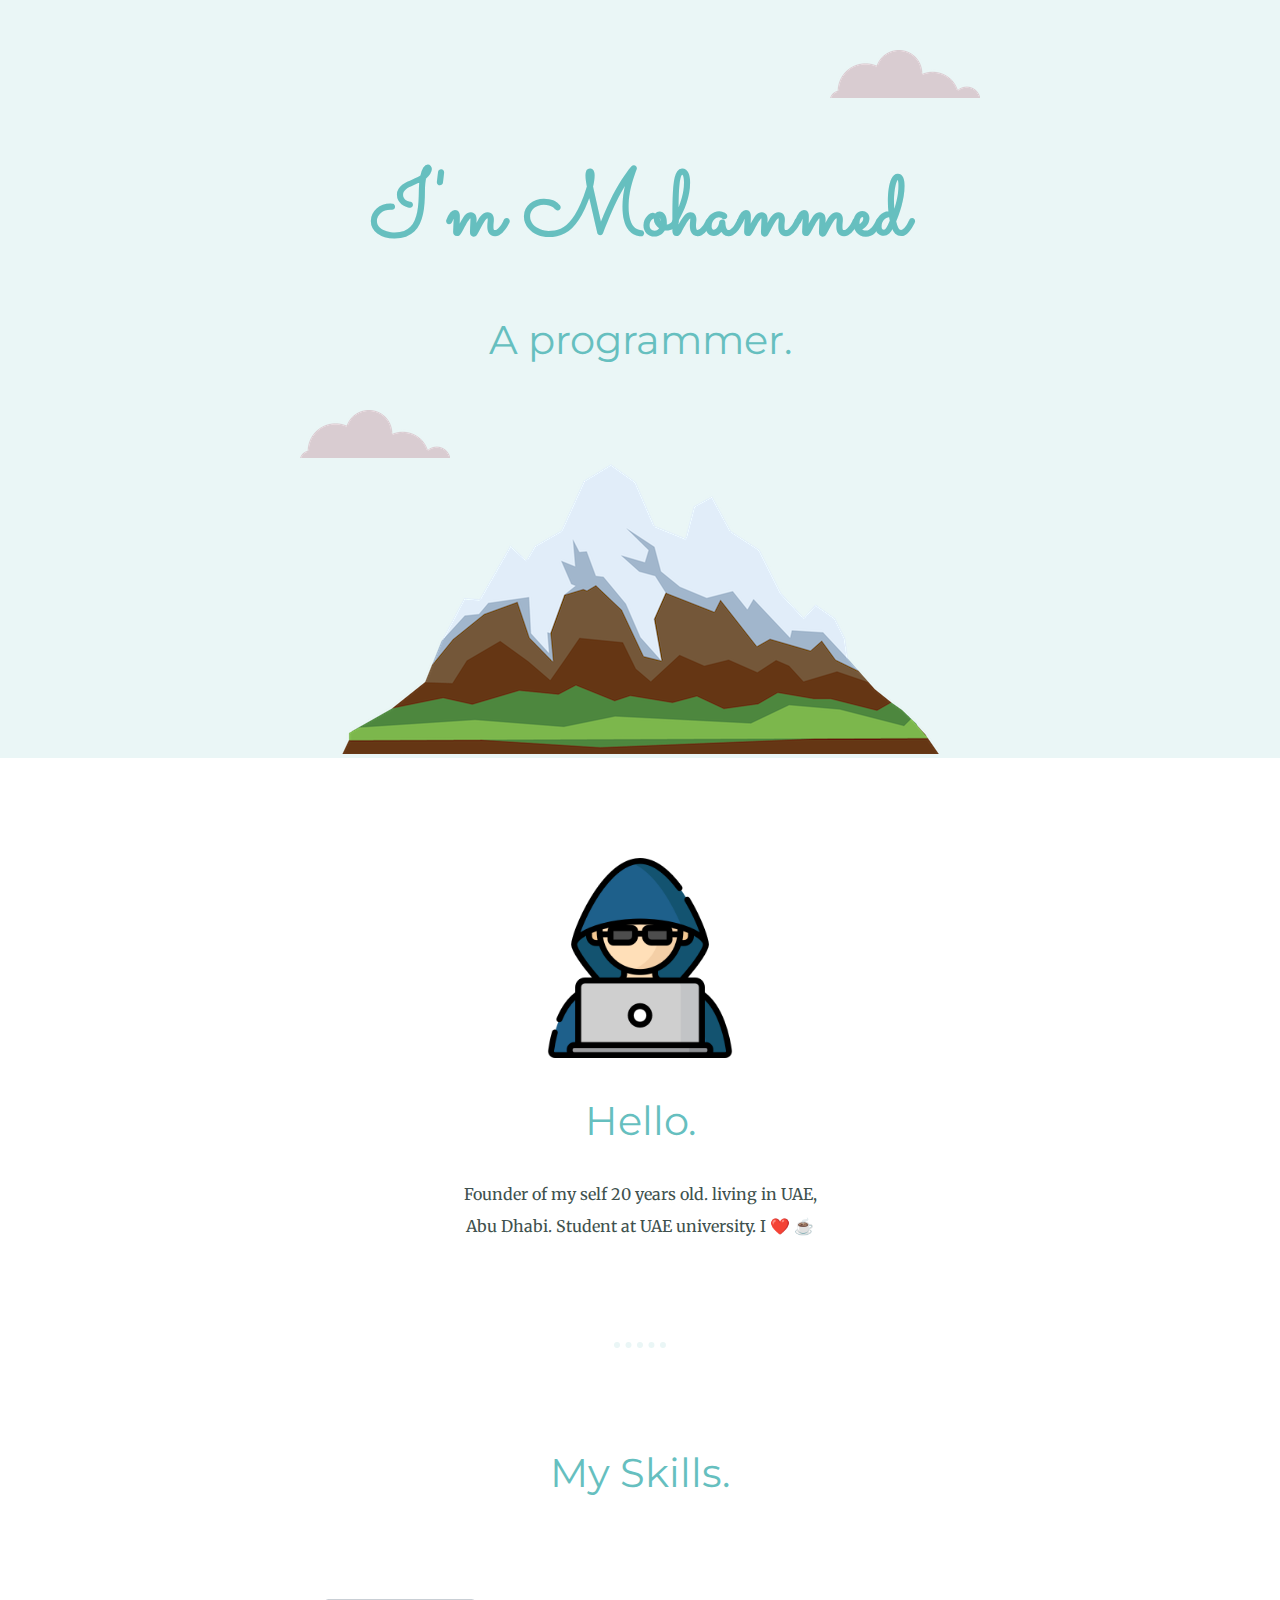
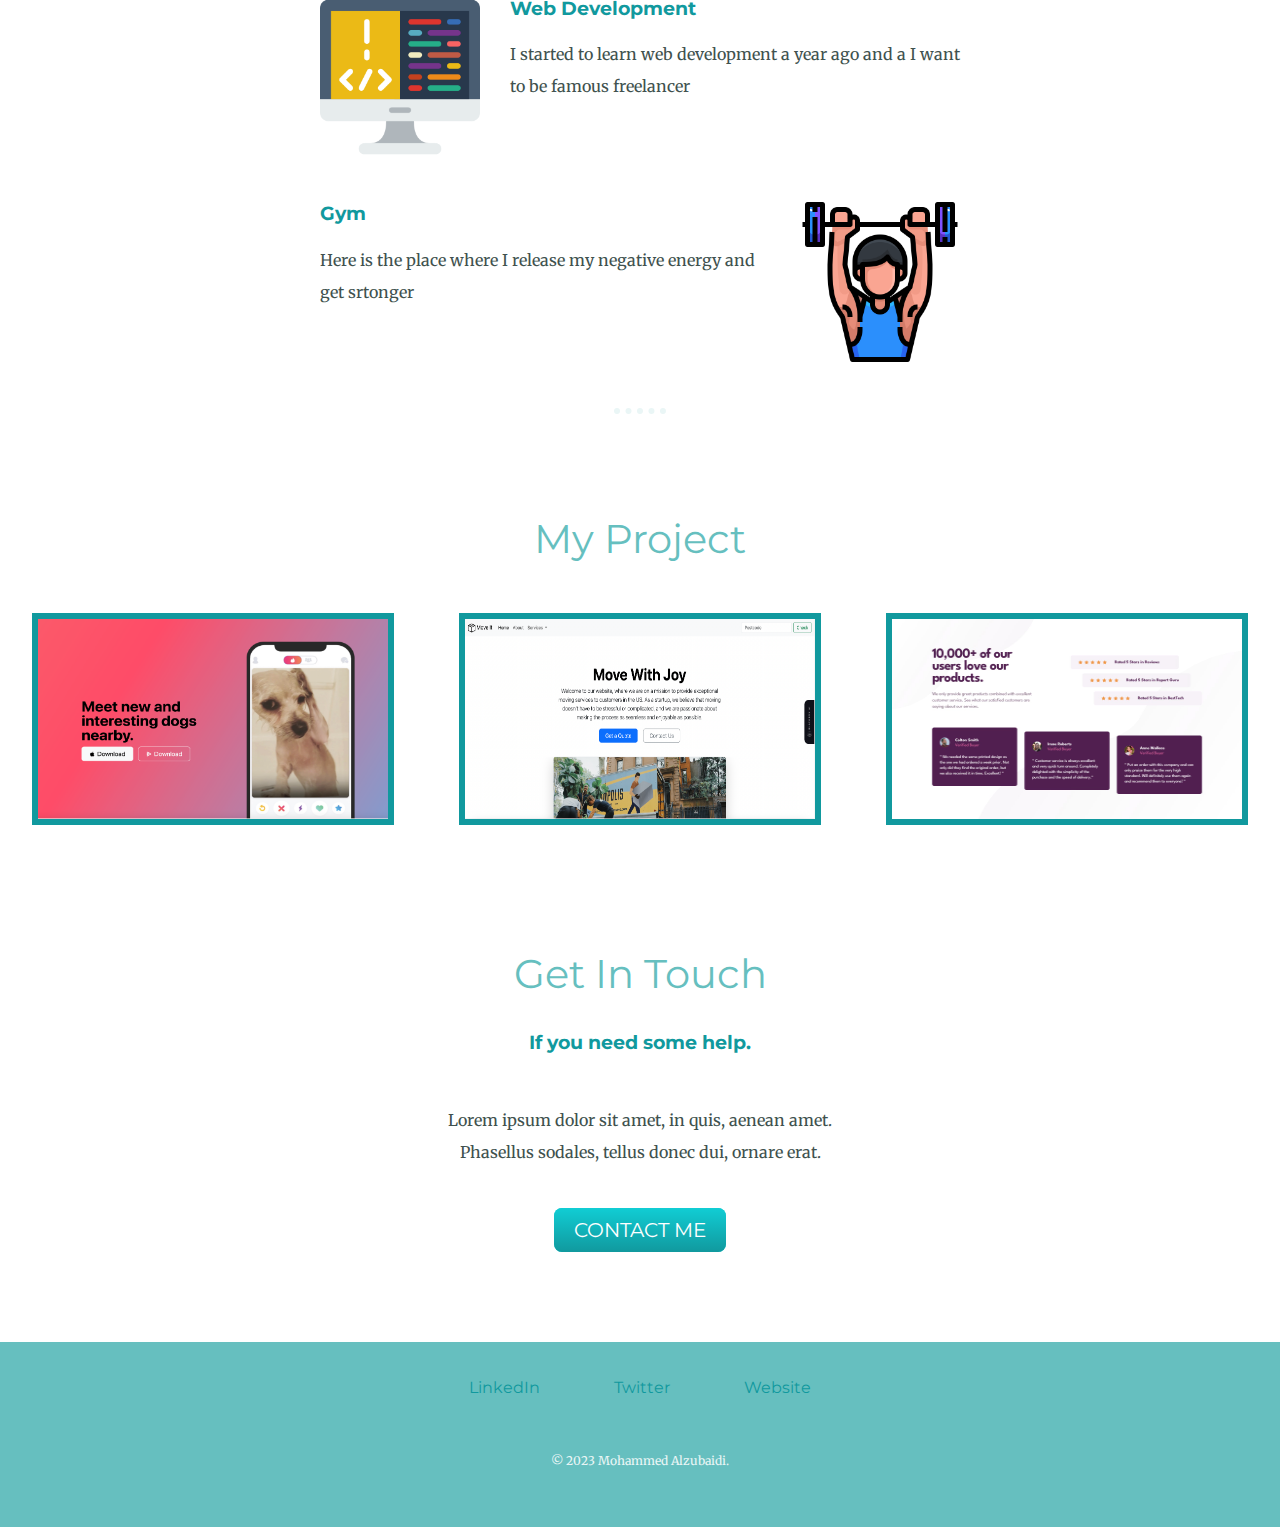
<file: index.html>
<!DOCTYPE html>
<html lang="en">
<head>
    <meta charset="UTF-8">
    <title>Mohammed Ahmed</title>
    <link href="https://cdn.jsdelivr.net/npm/bootstrap@5.3.0/dist/css/bootstrap.min.css" rel="stylesheet" integrity="sha384-9ndCyUaIbzAi2FUVXJi0CjmCapSmO7SnpJef0486qhLnuZ2cdeRhO02iuK6FUUVM" 
    crossorigin="anonymous">
    <link rel="stylesheet" href="css/style.css">
    <link rel="icon" href="favicon.ico?v=2" type="image/x-icon">

<link rel="preconnect" href="https://fonts.googleapis.com">
<link rel="preconnect" href="https://fonts.gstatic.com" crossorigin>
<link href="https://fonts.googleapis.com/css2?family=Merriweather&family=Montserrat&family=Sacramento&display=swap" rel="stylesheet">

</head>
<body>
    <div class="container-fluid">
      <div class="row">
    <div class="top_container  col-sm-12">
    <img class="top-cloud " src="css/imeges-css/cloud.png" alt="cloud-img">    
    <h1>I'm Mohammed</h1>
    <h2 class="programmer">A programmer.</h2>
    <img class="bottom-cloud" src="css/imeges-css/cloud.png" alt="cloud-img">
    <img src="css/imeges-css/mountain.png" alt="mountain-img">
    </div>

    <div class="middle-container col-sm-12">
        <div class="profile">
          <img class = "hacker" src="hacker.png" alt="hacker">
          <h2>Hello.</h2>
          <p class="intro">Founder of my self
            20 years old. living in UAE, Abu Dhabi. Student at UAE university. I ❤️ ☕</p>
        </div>
        <hr>
        <div class="container">
        <div class="skills">
          <h2>My Skills.</h2>

          <div  class="skill-row col-sm-12">
            <img class="coding" src="coding.png" alt="coding">
            <h3>Web Development</h3>
            <p >I started to learn web development a year ago and a I want to be famous freelancer</p>
          </div>

          <div class="skill-row col-sm-12">
            <img class="gym" src="weightlifter.png" alt="gym">
            <h3>Gym</h3>
            <p>Here is the place where I release my negative energy and get srtonger</p>
          </div>
         </div> 
        </div>
        <hr>
        
        <div class="project-container col-sm-12">
          <h2>My Project</h2>
          <div class="project row">
            <div class="col-lg-4 col-sm-12"><a href="/My-Project/11.3 TinDog Project/"><img class="pimg" src="/Tindog.png" height="200px" alt="Tindog"></a></div>
            <div class="col-lg-4 col-sm-12"><a href="/My-Project/11.2 Bootstrap Components/"><img class="pimg" src="dil.png" height="200px" alt="dil"></a></div>
            <div class="col-lg-4 col-sm-12"><a href="/My-Project/social-proof-section-master/"><img class="pimg" src="des.jpg" height="200px" alt="social"></a></div>
          </div>
        </div>

        <div class="contact-me">
          <h2>Get In Touch</h2>
          <h3>If you need some help.</h3>
          <p class="bottom-des">Lorem ipsum dolor sit amet, in quis, aenean amet. Phasellus sodales, tellus donec dui, ornare erat.</p>
          <a class="btn" href="mailto:mohammed.ahmed.alzubaidi@gmail.com">CONTACT ME</a>
        </div>
      </div>
      
      

      <div class="bottom-container col-sm-12">
        <a class="footer-link" href="https://www.linkedin.com/in/mohammed-alzubaidi-50311a245/">LinkedIn</a>
        <a class="footer-link" href="https://twitter.com/M__15z">Twitter</a>
        <a class="footer-link" href="https://www.appbrewery.co/">Website</a>
        <p class="copywrite">© 2023 Mohammed Alzubaidi.</p>
      </div>
    </div>
  </div>
</div>
      <script src="https://cdn.jsdelivr.net/npm/bootstrap@5.3.0/dist/js/bootstrap.bundle.min.js" integrity="sha384-geWF76RCwLtnZ8qwWowPQNguL3RmwHVBC9FhGdlKrxdiJJigb/j/68SIy3Te4Bkz"
       crossorigin="anonymous"></script>    
</body>
</html>


<!-- 16px = 100% = 1em -->
</file>
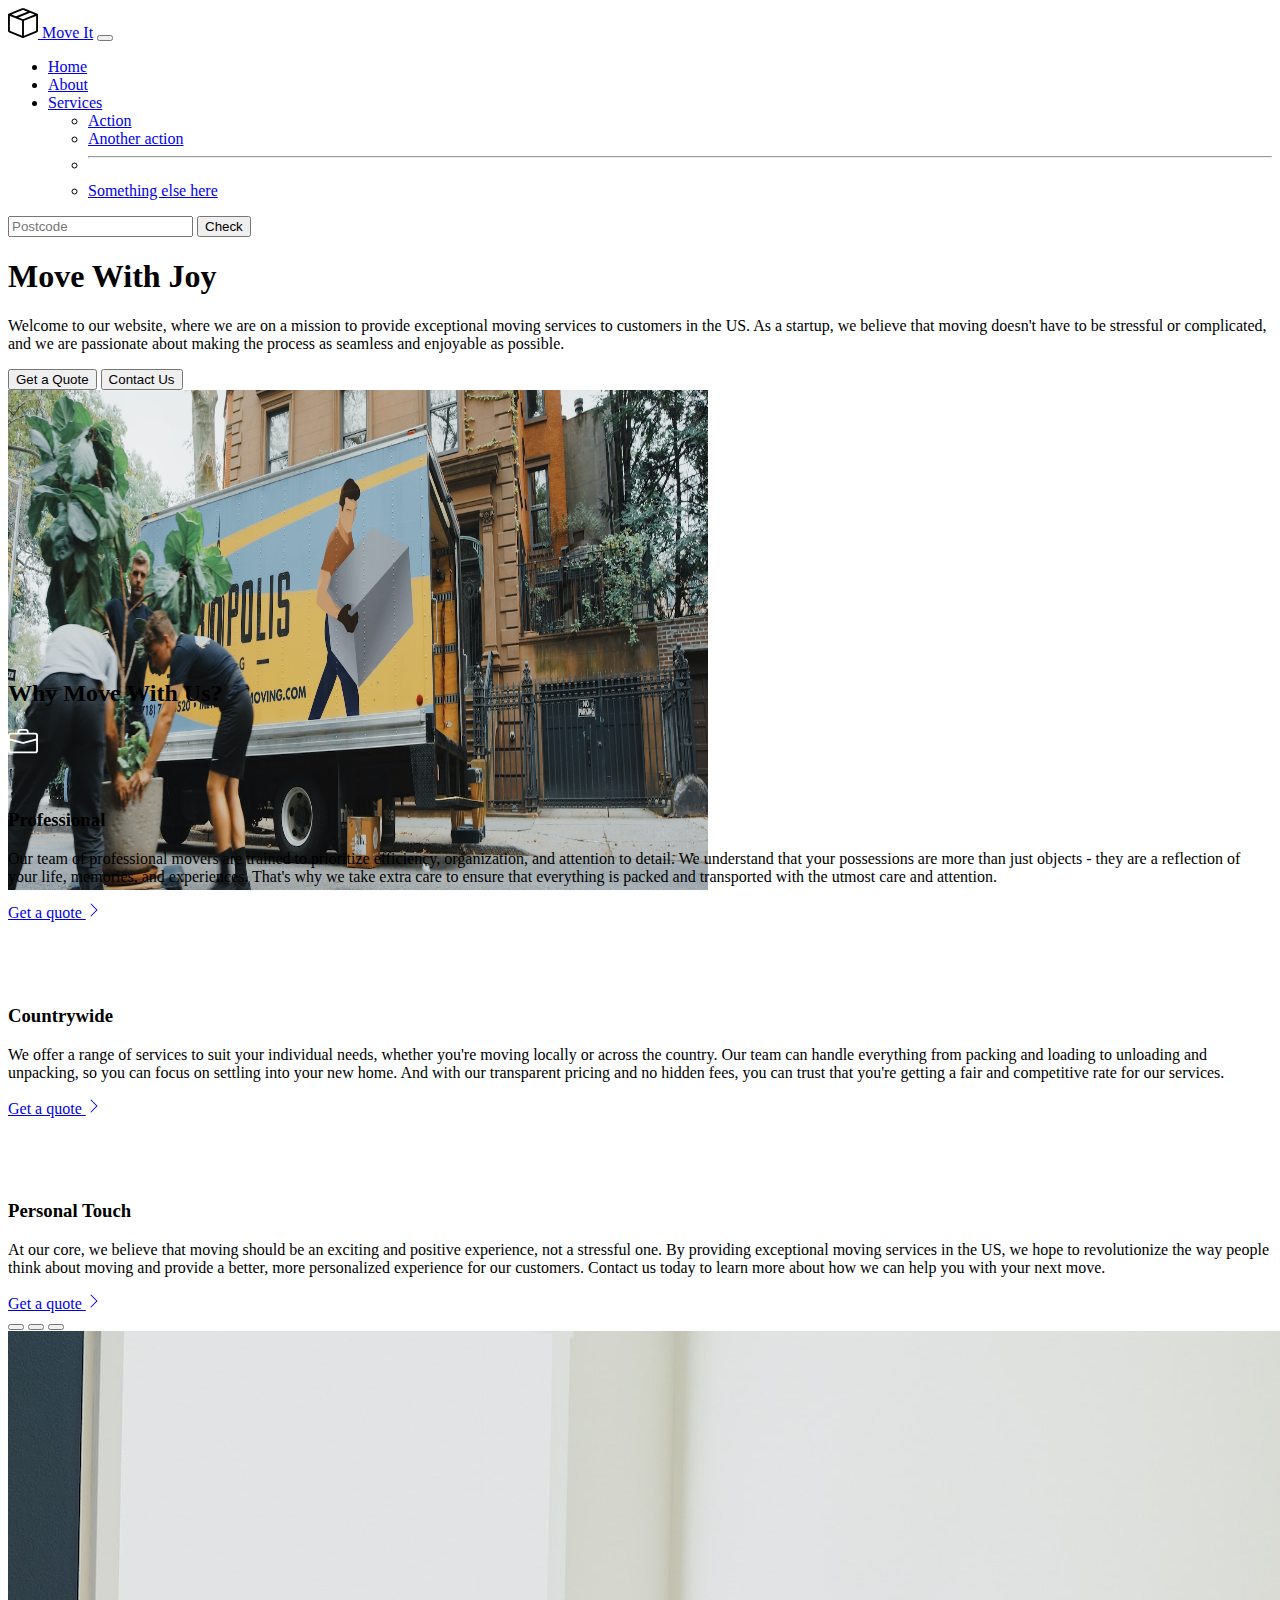
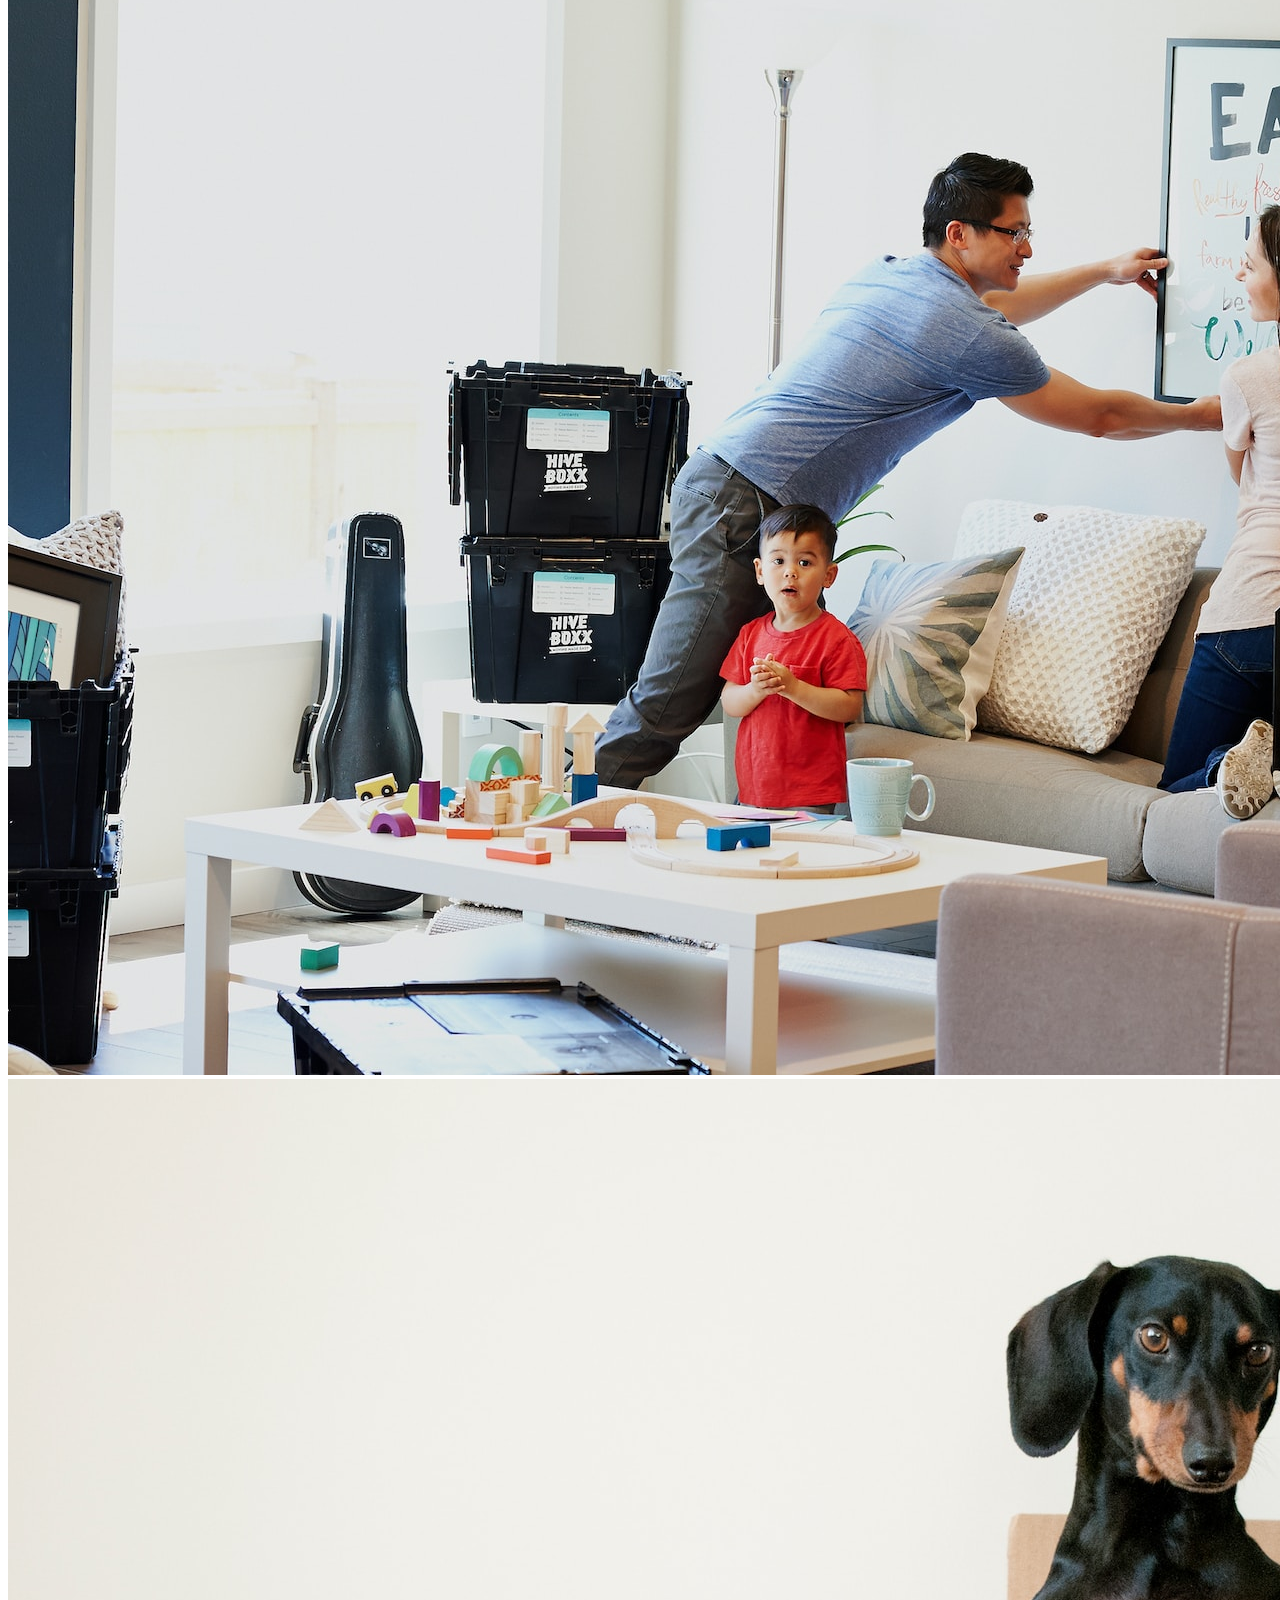
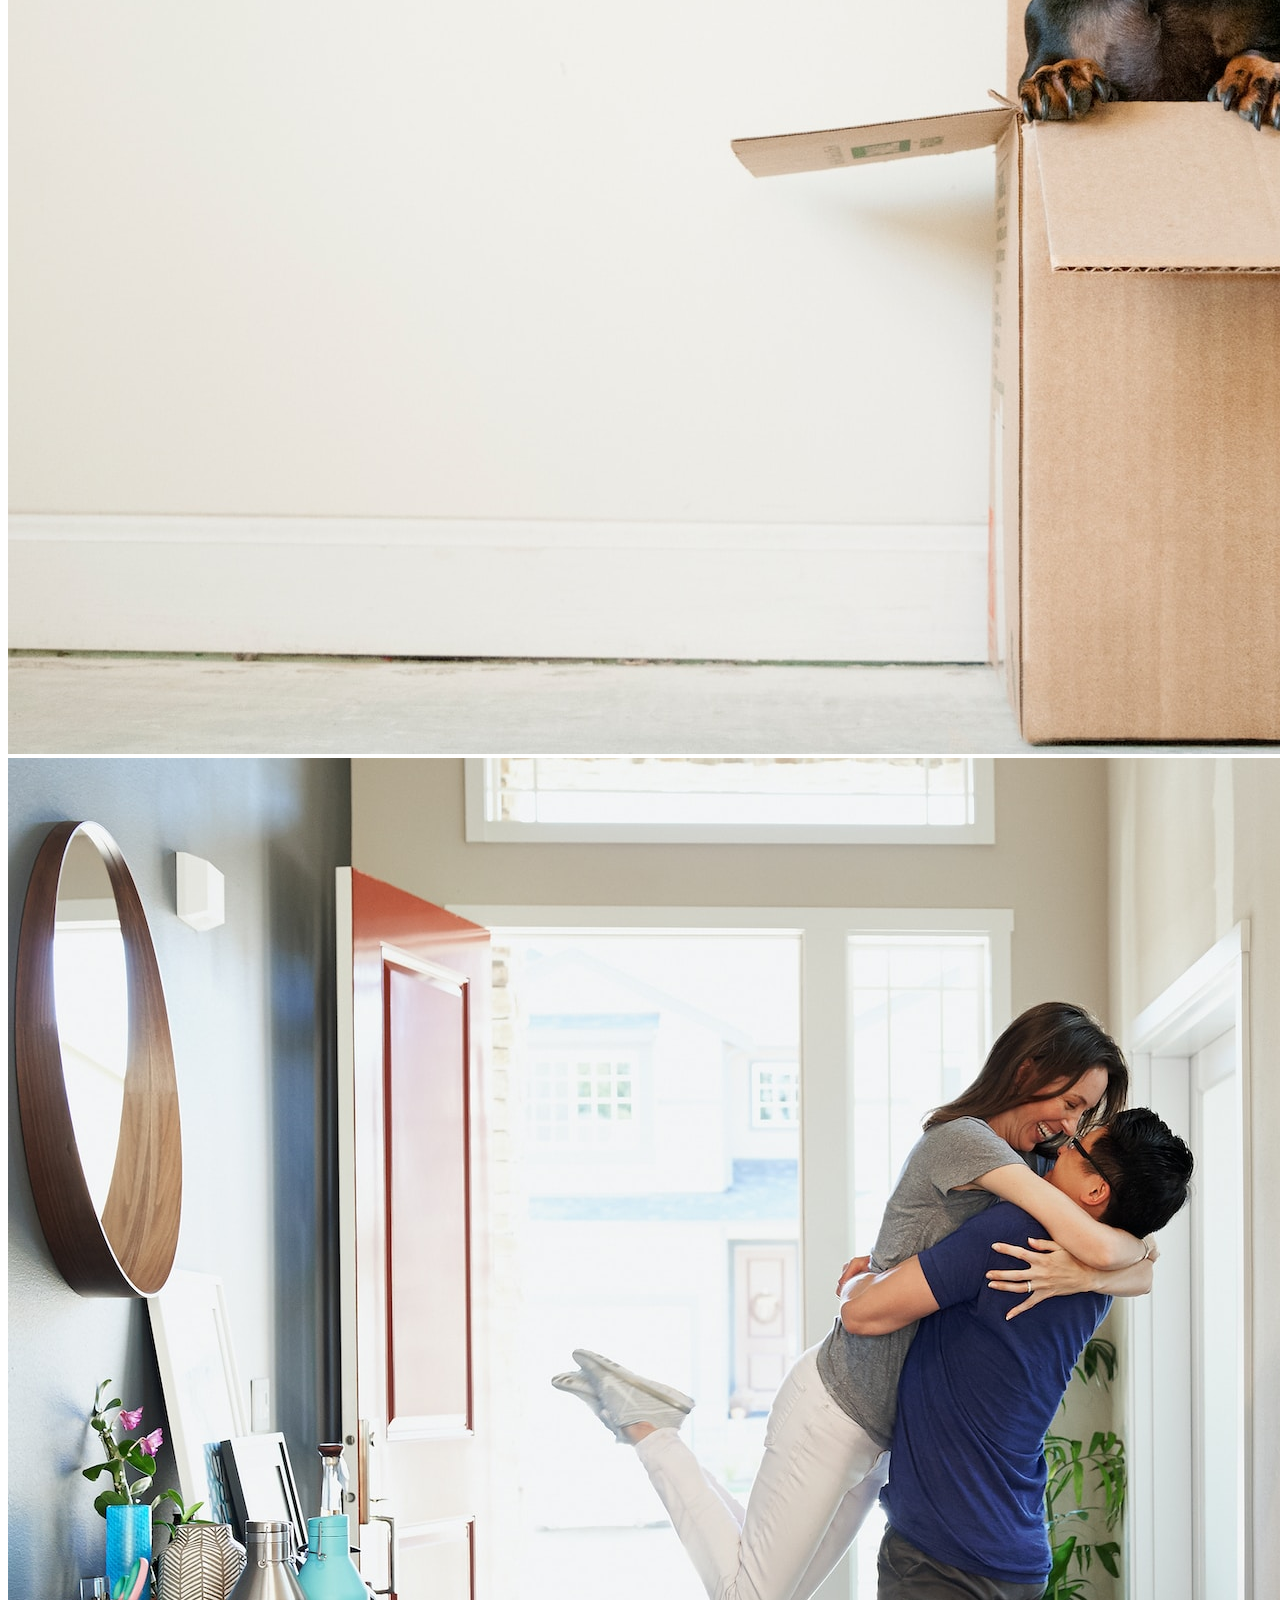
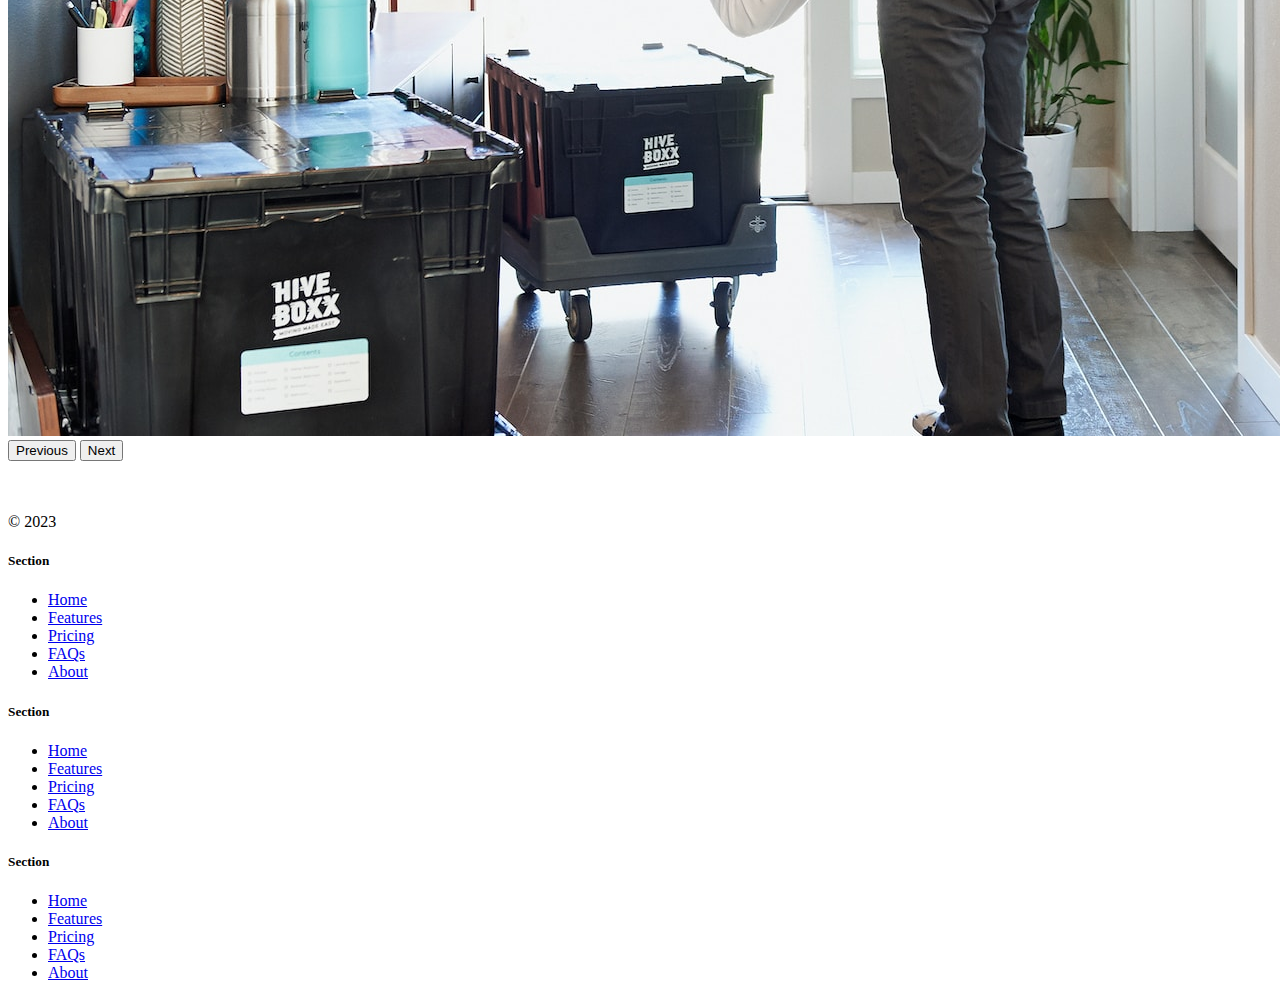
<file: My-Project/11.2 Bootstrap Components/index.html>
<!DOCTYPE html>
<html lang="en" >

<head>
  <meta charset="UTF-8">
  <meta name="viewport" content="width=device-width, initial-scale=1.0">
  <title>Bootstrap Components</title>
  <link href="https://cdn.jsdelivr.net/npm/bootstrap@5.3.0-alpha2/dist/css/bootstrap.min.css" rel="stylesheet"
    integrity="sha384-aFq/bzH65dt+w6FI2ooMVUpc+21e0SRygnTpmBvdBgSdnuTN7QbdgL+OapgHtvPp" crossorigin="anonymous">
  <style>
    .feature-icon {
  width: 4rem;
  height: 4rem;
  border-radius: .75rem;
}

.icon-square {
  width: 3rem;
  height: 3rem;
  border-radius: .75rem;
}

.text-shadow-1 { text-shadow: 0 .125rem .25rem rgba(0, 0, 0, .25); }
.text-shadow-2 { text-shadow: 0 .25rem .5rem rgba(0, 0, 0, .25); }
.text-shadow-3 { text-shadow: 0 .5rem 1.5rem rgba(0, 0, 0, .25); }

.card-cover {
  background-repeat: no-repeat;
  background-position: center center;
  background-size: cover;
}

.feature-icon-small {
  width: 3rem;
  height: 3rem;
}

  </style>
</head>
<body>
  <!-- navbar -->
  <nav class="navbar navbar-expand-lg bg-body-tertiary">
    <div class="container-fluid">
      <a class="navbar-brand" href="#"><img src="./box-seam.svg" alt="moveit brand icon" height="30"> Move It</a>
      <button class="navbar-toggler" type="button" data-bs-toggle="collapse" data-bs-target="#navbarSupportedContent" aria-controls="navbarSupportedContent" aria-expanded="false" aria-label="Toggle navigation">
        <span class="navbar-toggler-icon"></span>
      </button>
      <div class="collapse navbar-collapse" id="navbarSupportedContent">
        <ul class="navbar-nav me-auto mb-2 mb-lg-0">
          <li class="nav-item">
            <a class="nav-link active" aria-current="page" href="#">Home</a>
          </li>
          <li class="nav-item">
            <a class="nav-link" href="#">About</a>
          </li>
          <li class="nav-item dropdown">
            <a class="nav-link dropdown-toggle" href="#" role="button" data-bs-toggle="dropdown" aria-expanded="false">
              Services
            </a>
            <ul class="dropdown-menu">
              <li><a class="dropdown-item" href="#">Action</a></li>
              <li><a class="dropdown-item" href="#">Another action</a></li>
              <li>
                <hr class="dropdown-divider">
              </li>
              <li><a class="dropdown-item" href="#">Something else here</a></li>
            </ul>
          </li>
        </ul>
        <form class="d-flex" role="search">
          <input class="form-control me-2" type="search" placeholder="Postcode" aria-label="Search">
          <button class="btn btn-outline-success" type="submit">Check</button>
        </form>
      </div>
    </div>
  </nav>
<!-- heros -->
  <div class="px-4 pt-5 my-5 text-center border-bottom">
    <h1 class="display-4 fw-bold text-body-emphasis">Move With Joy</h1>
    <div class="col-lg-6 mx-auto">
      <p class="lead mb-4">Welcome to our website, where we are on a mission to provide exceptional moving services to customers in the US. As a startup, we believe that moving doesn't have to be stressful or complicated, and we are passionate about making the process as seamless and enjoyable as possible.</p>
      <div class="d-grid gap-2 d-sm-flex justify-content-sm-center mb-5">
        <button type="button" class="btn btn-primary btn-lg px-4 me-sm-3">Get a Quote</button>
        <button type="button" class="btn btn-outline-secondary btn-lg px-4">Contact Us</button>
      </div>
    </div>
    <div class="overflow-hidden" style="max-height: 30vh;">
      <div class="container px-5">
        <img src="moving-van.jpg" class="img-fluid border rounded-3 shadow-lg mb-4" alt="Example image" width="700" height="500" loading="lazy">
      </div>
    </div>
  </div>
  <!-- feature -->
  <div class="container px-4 py-5" id="featured-3">
    <h2 class="pb-2 border-bottom">Why Move With Us?</h2>
    <div class="row g-4 py-5 row-cols-1 row-cols-lg-3">
      <div class="feature col">
        <div class="feature-icon d-inline-flex align-items-center justify-content-center text-bg-primary bg-gradient fs-2 mb-3">
          <svg xmlns="http://www.w3.org/2000/svg" width="30" height="30" fill="white" class="bi bi-briefcase" viewBox="0 0 16 16">
            <path d="M6.5 1A1.5 1.5 0 0 0 5 2.5V3H1.5A1.5 1.5 0 0 0 0 4.5v8A1.5 1.5 0 0 0 1.5 14h13a1.5 1.5 0 0 0 1.5-1.5v-8A1.5 1.5 0 0 0 14.5 3H11v-.5A1.5 1.5 0 0 0 9.5 1h-3zm0 1h3a.5.5 0 0 1 .5.5V3H6v-.5a.5.5 0 0 1 .5-.5zm1.886 6.914L15 7.151V12.5a.5.5 0 0 1-.5.5h-13a.5.5 0 0 1-.5-.5V7.15l6.614 1.764a1.5 1.5 0 0 0 .772 0zM1.5 4h13a.5.5 0 0 1 .5.5v1.616L8.129 7.948a.5.5 0 0 1-.258 0L1 6.116V4.5a.5.5 0 0 1 .5-.5z"/>
          </svg >
        </div>
        <h3 class="fs-2 text-body-emphasis">Professional</h3>
        <p>Our team of professional movers are trained to prioritize efficiency, organization, and attention to detail. We understand that your possessions are more than just objects - they are a reflection of your life, memories, and experiences. That's why we take extra care to ensure that everything is packed and transported with the utmost care and attention.
          </p>
        <a href="#" class="icon-link">
          Get a quote
          <svg xmlns="http://www.w3.org/2000/svg" width="16" height="16" fill="currentColor" class="bi bi-chevron-right" viewBox="0 0 16 16">
            <path fill-rule="evenodd" d="M4.646 1.646a.5.5 0 0 1 .708 0l6 6a.5.5 0 0 1 0 .708l-6 6a.5.5 0 0 1-.708-.708L10.293 8 4.646 2.354a.5.5 0 0 1 0-.708z"/>
          </svg>
          
        </a>
      </div>
      <div class="feature col">
        <div class="feature-icon d-inline-flex align-items-center justify-content-center text-bg-primary bg-gradient fs-2 mb-3">
          <svg xmlns="http://www.w3.org/2000/svg" width="30" height="30" fill="white" class="bi bi-bus-front" viewBox="0 0 16 16">
            <path d="M5 11a1 1 0 1 1-2 0 1 1 0 0 1 2 0Zm8 0a1 1 0 1 1-2 0 1 1 0 0 1 2 0Zm-6-1a1 1 0 1 0 0 2h2a1 1 0 1 0 0-2H7Zm1-6c-1.876 0-3.426.109-4.552.226A.5.5 0 0 0 3 4.723v3.554a.5.5 0 0 0 .448.497C4.574 8.891 6.124 9 8 9c1.876 0 3.426-.109 4.552-.226A.5.5 0 0 0 13 8.277V4.723a.5.5 0 0 0-.448-.497A44.303 44.303 0 0 0 8 4Zm0-1c-1.837 0-3.353.107-4.448.22a.5.5 0 1 1-.104-.994A44.304 44.304 0 0 1 8 2c1.876 0 3.426.109 4.552.226a.5.5 0 1 1-.104.994A43.306 43.306 0 0 0 8 3Z"/>
            <path d="M15 8a1 1 0 0 0 1-1V5a1 1 0 0 0-1-1V2.64c0-1.188-.845-2.232-2.064-2.372A43.61 43.61 0 0 0 8 0C5.9 0 4.208.136 3.064.268 1.845.408 1 1.452 1 2.64V4a1 1 0 0 0-1 1v2a1 1 0 0 0 1 1v3.5c0 .818.393 1.544 1 2v2a.5.5 0 0 0 .5.5h2a.5.5 0 0 0 .5-.5V14h6v1.5a.5.5 0 0 0 .5.5h2a.5.5 0 0 0 .5-.5v-2c.607-.456 1-1.182 1-2V8ZM8 1c2.056 0 3.71.134 4.822.261.676.078 1.178.66 1.178 1.379v8.86a1.5 1.5 0 0 1-1.5 1.5h-9A1.5 1.5 0 0 1 2 11.5V2.64c0-.72.502-1.301 1.178-1.379A42.611 42.611 0 0 1 8 1Z"/>
          </svg>
        </div>
        <h3 class="fs-2 text-body-emphasis">Countrywide</h3>
        <p>We offer a range of services to suit your individual needs, whether you're moving locally or across the country. Our team can handle everything from packing and loading to unloading and unpacking, so you can focus on settling into your new home. And with our transparent pricing and no hidden fees, you can trust that you're getting a fair and competitive rate for our services.
          
          </p>
        <a href="#" class="icon-link">
          Get a quote
          <svg xmlns="http://www.w3.org/2000/svg" width="16" height="16" fill="currentColor" class="bi bi-chevron-right" viewBox="0 0 16 16">
            <path fill-rule="evenodd" d="M4.646 1.646a.5.5 0 0 1 .708 0l6 6a.5.5 0 0 1 0 .708l-6 6a.5.5 0 0 1-.708-.708L10.293 8 4.646 2.354a.5.5 0 0 1 0-.708z"/>
          </svg>
        </a>
      </div>
      <div class="feature col">
        <div class="feature-icon d-inline-flex align-items-center justify-content-center text-bg-primary bg-gradient fs-2 mb-3">
          <svg xmlns="http://www.w3.org/2000/svg" width="30" height="30" fill="white" class="bi bi-chat-square-heart" viewBox="0 0 16 16">
            <path d="M14 1a1 1 0 0 1 1 1v8a1 1 0 0 1-1 1h-2.5a2 2 0 0 0-1.6.8L8 14.333 6.1 11.8a2 2 0 0 0-1.6-.8H2a1 1 0 0 1-1-1V2a1 1 0 0 1 1-1h12ZM2 0a2 2 0 0 0-2 2v8a2 2 0 0 0 2 2h2.5a1 1 0 0 1 .8.4l1.9 2.533a1 1 0 0 0 1.6 0l1.9-2.533a1 1 0 0 1 .8-.4H14a2 2 0 0 0 2-2V2a2 2 0 0 0-2-2H2Z"/>
            <path d="M8 3.993c1.664-1.711 5.825 1.283 0 5.132-5.825-3.85-1.664-6.843 0-5.132Z"/>
          </svg>
        </div>
        <h3 class="fs-2 text-body-emphasis">Personal Touch </h3>
        <p>At our core, we believe that moving should be an exciting and positive experience, not a stressful one. By providing exceptional moving services in the US, we hope to revolutionize the way people think about moving and provide a better, more personalized experience for our customers. Contact us today to learn more about how we can help you with your next move.
          </p>
        <a href="#" class="icon-link">
          Get a quote
          <svg xmlns="http://www.w3.org/2000/svg" width="16" height="16" fill="currentColor" class="bi bi-chevron-right" viewBox="0 0 16 16">
            <path fill-rule="evenodd" d="M4.646 1.646a.5.5 0 0 1 .708 0l6 6a.5.5 0 0 1 0 .708l-6 6a.5.5 0 0 1-.708-.708L10.293 8 4.646 2.354a.5.5 0 0 1 0-.708z"/>
          </svg>
        </a>
      </div>
    </div>
  </div>


  <!-- crousal -->
  <div class="container">  
  <div id="carouselExampleIndicators" class="carousel slide">
    <div class="carousel-indicators">
      <button type="button" data-bs-target="#carouselExampleIndicators" data-bs-slide-to="0" class="active" aria-current="true" aria-label="Slide 1"></button>
      <button type="button" data-bs-target="#carouselExampleIndicators" data-bs-slide-to="1" aria-label="Slide 2"></button>
      <button type="button" data-bs-target="#carouselExampleIndicators" data-bs-slide-to="2" aria-label="Slide 3"></button>
    </div>
    <div class="carousel-inner">
      <div class="carousel-item active">
        <img src="family.jpg" class="d-block w-100" alt="family" >
      </div>
      <div class="carousel-item">
        <img src="dog.jpg" class="d-block w-100" alt="dog">
      </div>
      <div class="carousel-item">
        <img src="couple.jpg" class="d-block w-100" alt="couple">
      </div>
    </div>
    <button class="carousel-control-prev" type="button" data-bs-target="#carouselExampleIndicators" data-bs-slide="prev">
      <span class="carousel-control-prev-icon" aria-hidden="true"></span>
      <span class="visually-hidden">Previous</span>
    </button>
    <button class="carousel-control-next" type="button" data-bs-target="#carouselExampleIndicators" data-bs-slide="next">
      <span class="carousel-control-next-icon" aria-hidden="true"></span>
      <span class="visually-hidden">Next</span>
    </button>
  </div> 
 </div>

 <!-- footer -->
 <div class="container">
  <footer class="row row-cols-1 row-cols-sm-2 row-cols-md-5 py-5 my-5 border-top">
    <div class="col mb-3">
      <a href="/" class="d-flex align-items-center mb-3 link-body-emphasis text-decoration-none">
        <svg class="bi me-2" width="40" height="32"><use xlink:href="#bootstrap"></use></svg>
      </a>
      <p class="text-body-secondary">© 2023</p>
    </div>

    <div class="col mb-3">

    </div>

    <div class="col mb-3">
      <h5>Section</h5>
      <ul class="nav flex-column">
        <li class="nav-item mb-2"><a href="#" class="nav-link p-0 text-body-secondary">Home</a></li>
        <li class="nav-item mb-2"><a href="#" class="nav-link p-0 text-body-secondary">Features</a></li>
        <li class="nav-item mb-2"><a href="#" class="nav-link p-0 text-body-secondary">Pricing</a></li>
        <li class="nav-item mb-2"><a href="#" class="nav-link p-0 text-body-secondary">FAQs</a></li>
        <li class="nav-item mb-2"><a href="#" class="nav-link p-0 text-body-secondary">About</a></li>
      </ul>
    </div>

    <div class="col mb-3">
      <h5>Section</h5>
      <ul class="nav flex-column">
        <li class="nav-item mb-2"><a href="#" class="nav-link p-0 text-body-secondary">Home</a></li>
        <li class="nav-item mb-2"><a href="#" class="nav-link p-0 text-body-secondary">Features</a></li>
        <li class="nav-item mb-2"><a href="#" class="nav-link p-0 text-body-secondary">Pricing</a></li>
        <li class="nav-item mb-2"><a href="#" class="nav-link p-0 text-body-secondary">FAQs</a></li>
        <li class="nav-item mb-2"><a href="#" class="nav-link p-0 text-body-secondary">About</a></li>
      </ul>
    </div>

    <div class="col mb-3">
      <h5>Section</h5>
      <ul class="nav flex-column">
        <li class="nav-item mb-2"><a href="#" class="nav-link p-0 text-body-secondary">Home</a></li>
        <li class="nav-item mb-2"><a href="#" class="nav-link p-0 text-body-secondary">Features</a></li>
        <li class="nav-item mb-2"><a href="#" class="nav-link p-0 text-body-secondary">Pricing</a></li>
        <li class="nav-item mb-2"><a href="#" class="nav-link p-0 text-body-secondary">FAQs</a></li>
        <li class="nav-item mb-2"><a href="#" class="nav-link p-0 text-body-secondary">About</a></li>
      </ul>
    </div>
  </footer>
</div>
<script src="https://cdn.jsdelivr.net/npm/bootstrap@5.3.0/dist/js/bootstrap.bundle.min.js"
 integrity="sha384-geWF76RCwLtnZ8qwWowPQNguL3RmwHVBC9FhGdlKrxdiJJigb/j/68SIy3Te4Bkz" crossorigin="anonymous"></script>
</body>

</html>
</file>
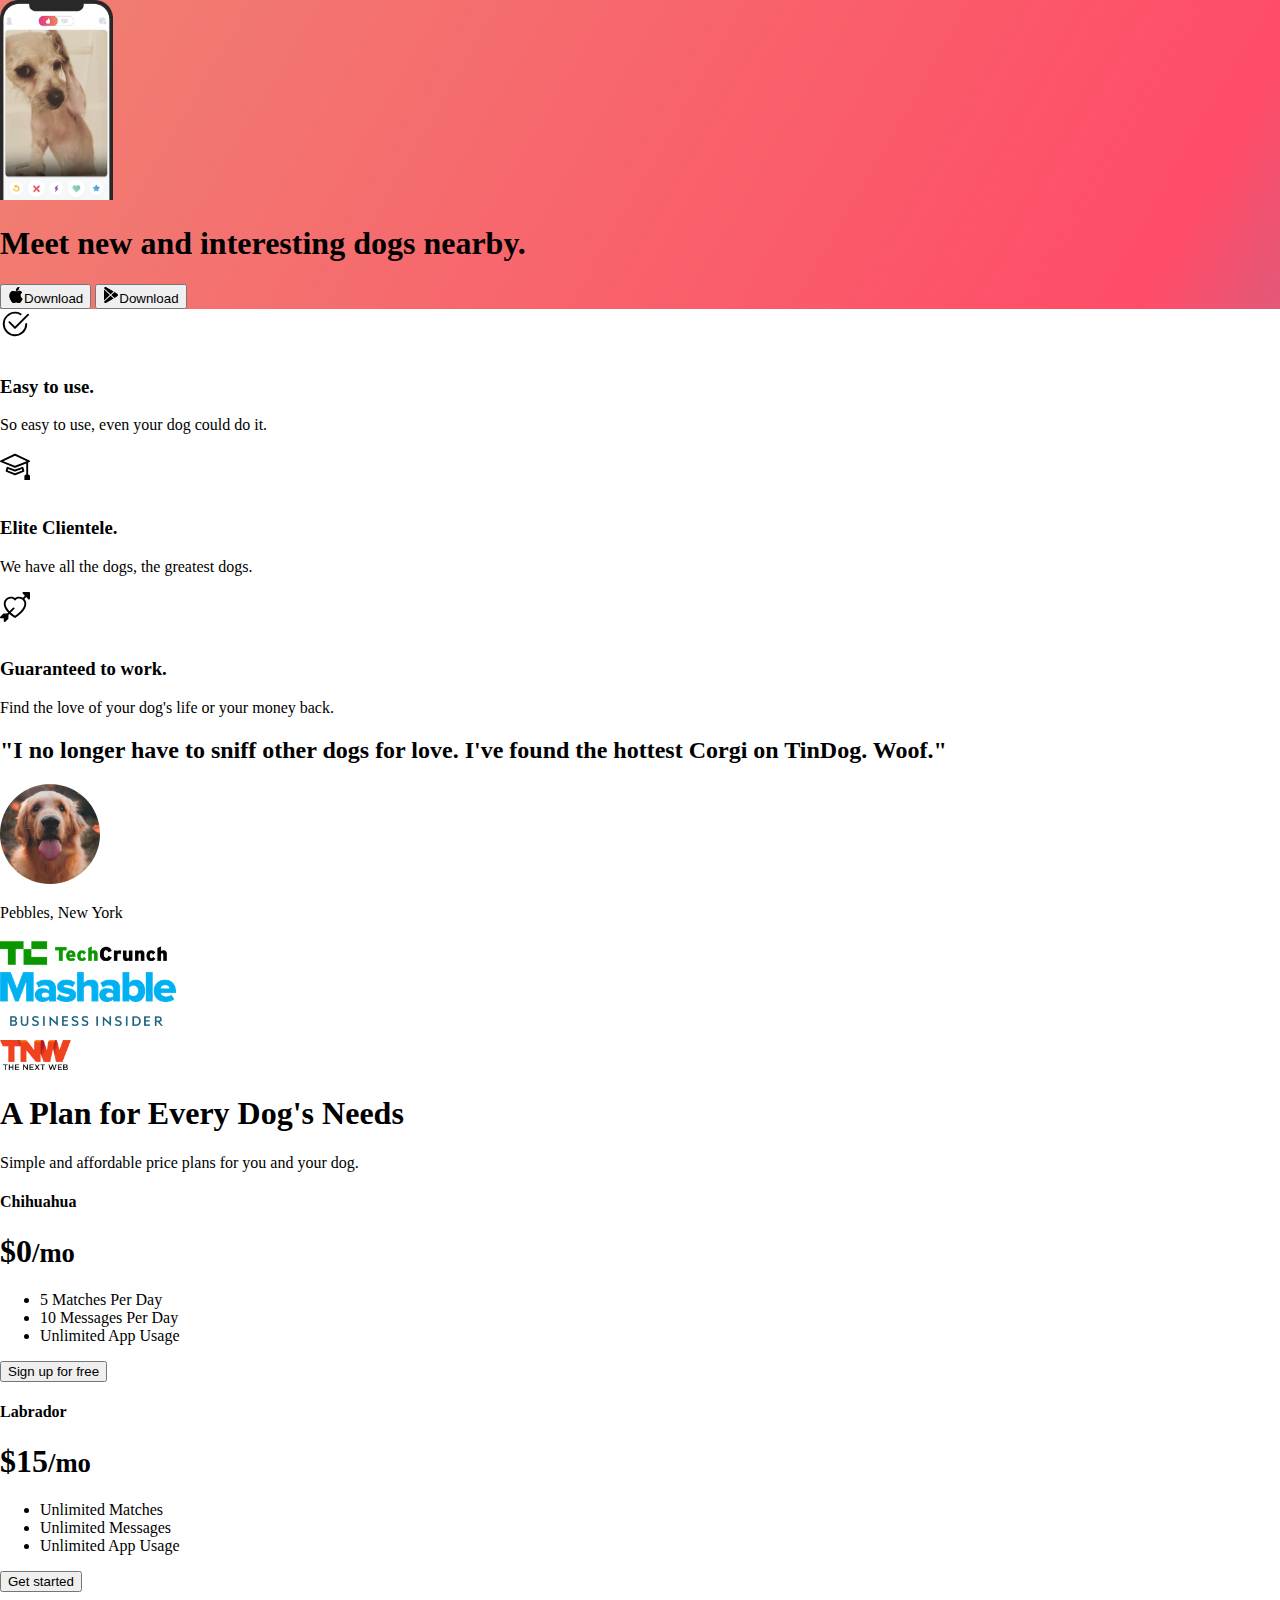
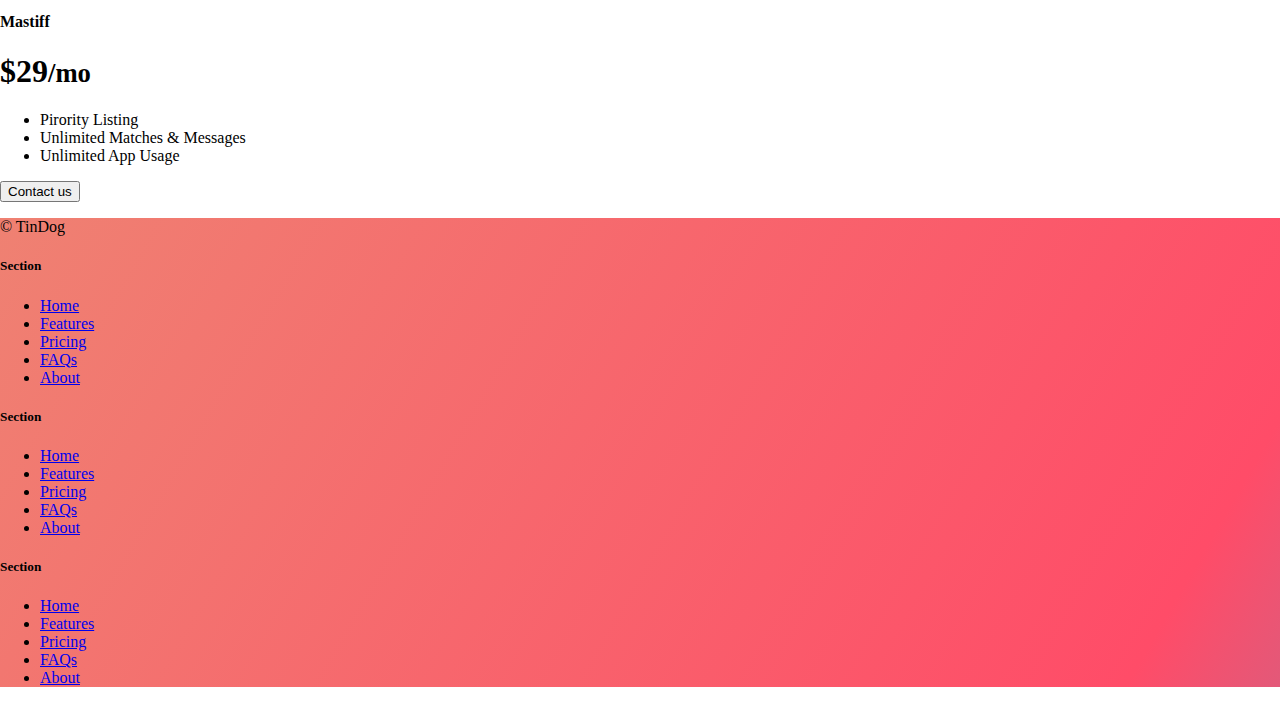
<file: My-Project/11.3 TinDog Project/index.html>
<!DOCTYPE html>
<html lang="en">

<head>
  <meta charset="UTF-8">
  <meta name="viewport" content="width=device-width, initial-scale=1.0">
  <title>TinDog</title>

  <link rel="stylesheet" href="/My-Project/11.3 TinDog Project/tindog-css/tindog.css">

  <link href="https://cdn.jsdelivr.net/npm/bootstrap@5.3.0/dist/css/bootstrap.min.css"
   rel="stylesheet" integrity="sha384-9ndCyUaIbzAi2FUVXJi0CjmCapSmO7SnpJef0486qhLnuZ2cdeRhO02iuK6FUUVM" 
  crossorigin="anonymous">

</head>

<body>

  <!-- Title -->
  <section id="title" class="gradient-background">
    <div class="container col-xxl-8 px-4 pt-5  ">
      <div class="row flex-lg-row-reverse align-items-center g-5 pt-5 ">
        <div class="col-10 col-sm-8 col-lg-6 ">
          <img src="./images/iphone.png" class="d-block mx-lg-auto img-fluid" alt="dog-img" height="200" loading="lazy">
        </div>
        <div class="col-lg-6">
          <h1 class="display-5 fw-bold text-body-emphasis lh-1 mb-3">Meet new and interesting dogs nearby.</h1>
          <div class="d-grid gap-2 d-md-flex justify-content-md-start">
            <button type="button" class="btn btn-primary btn-lg px-4 me-md-2 btn-light"><svg xmlns="http://www.w3.org/2000/svg" width="16" height="16" fill="currentColor" class="bi bi-apple mb-1 me-2" viewBox="0 0 16 16">
              <path d="M11.182.008C11.148-.03 9.923.023 8.857 1.18c-1.066 1.156-.902 2.482-.878 2.516.024.034 1.52.087 2.475-1.258.955-1.345.762-2.391.728-2.43Zm3.314 11.733c-.048-.096-2.325-1.234-2.113-3.422.212-2.189 1.675-2.789 1.698-2.854.023-.065-.597-.79-1.254-1.157a3.692 3.692 0 0 0-1.563-.434c-.108-.003-.483-.095-1.254.116-.508.139-1.653.589-1.968.607-.316.018-1.256-.522-2.267-.665-.647-.125-1.333.131-1.824.328-.49.196-1.422.754-2.074 2.237-.652 1.482-.311 3.83-.067 4.56.244.729.625 1.924 1.273 2.796.576.984 1.34 1.667 1.659 1.899.319.232 1.219.386 1.843.067.502-.308 1.408-.485 1.766-.472.357.013 1.061.154 1.782.539.571.197 1.111.115 1.652-.105.541-.221 1.324-1.059 2.238-2.758.347-.79.505-1.217.473-1.282Z"></path>
              <path d="M11.182.008C11.148-.03 9.923.023 8.857 1.18c-1.066 1.156-.902 2.482-.878 2.516.024.034 1.52.087 2.475-1.258.955-1.345.762-2.391.728-2.43Zm3.314 11.733c-.048-.096-2.325-1.234-2.113-3.422.212-2.189 1.675-2.789 1.698-2.854.023-.065-.597-.79-1.254-1.157a3.692 3.692 0 0 0-1.563-.434c-.108-.003-.483-.095-1.254.116-.508.139-1.653.589-1.968.607-.316.018-1.256-.522-2.267-.665-.647-.125-1.333.131-1.824.328-.49.196-1.422.754-2.074 2.237-.652 1.482-.311 3.83-.067 4.56.244.729.625 1.924 1.273 2.796.576.984 1.34 1.667 1.659 1.899.319.232 1.219.386 1.843.067.502-.308 1.408-.485 1.766-.472.357.013 1.061.154 1.782.539.571.197 1.111.115 1.652-.105.541-.221 1.324-1.059 2.238-2.758.347-.79.505-1.217.473-1.282Z"></path>
            </svg>Download</button>
            <button type="button" class="btn btn-outline-secondary btn-lg px-4 btn-outline-light"><svg xmlns="http://www.w3.org/2000/svg" width="16" height="16" fill="currentColor" class="bi bi-google-play mb-1 me-2" viewBox="0 0 16 16">
              <path d="M14.222 9.374c1.037-.61 1.037-2.137 0-2.748L11.528 5.04 8.32 8l3.207 2.96 2.694-1.586Zm-3.595 2.116L7.583 8.68 1.03 14.73c.201 1.029 1.36 1.61 2.303 1.055l7.294-4.295ZM1 13.396V2.603L6.846 8 1 13.396ZM1.03 1.27l6.553 6.05 3.044-2.81L3.333.215C2.39-.341 1.231.24 1.03 1.27Z"></path>
            </svg>Download</button>
          </div>
        </div>
      </div>
    </div>
  </section>
  <!-- Features -->
  <section id="features">
    <div class="container mt-5">
    <div class="row g-4 py-5 row-cols-1 row-cols-lg-3">
      <div class="col d-flex align-items-start">
        <div class="icon-square text-body-emphasis bg-body-secondary d-inline-flex align-items-center justify-content-center fs-4 flex-shrink-0 me-3">
          <svg xmlns="http://www.w3.org/2000/svg" height="30" fill="currentColor" class="bi bi-check2-circle" viewBox="0 0 16 16">
            <path d="M2.5 8a5.5 5.5 0 0 1 8.25-4.764.5.5 0 0 0 .5-.866A6.5 6.5 0 1 0 14.5 8a.5.5 0 0 0-1 0 5.5 5.5 0 1 1-11 0z"></path>
            <path d="M15.354 3.354a.5.5 0 0 0-.708-.708L8 9.293 5.354 6.646a.5.5 0 1 0-.708.708l3 3a.5.5 0 0 0 .708 0l7-7z"></path>
          </svg>
        </div>
        <div>
          <h3 class="fs-2 text-body-emphasis">Easy to use.</h3>
          <p>So easy to use, even your dog could do it.</p>  
        </div>
      </div>
      <div class="col d-flex align-items-start">
        <div class="icon-square text-body-emphasis bg-body-secondary d-inline-flex align-items-center justify-content-center fs-4 flex-shrink-0 me-3">
          <svg xmlns="http://www.w3.org/2000/svg" height="30" fill="currentColor" class="bi bi-mortarboard" viewBox="0 0 16 16">
            <path d="M8.211 2.047a.5.5 0 0 0-.422 0l-7.5 3.5a.5.5 0 0 0 .025.917l7.5 3a.5.5 0 0 0 .372 0L14 7.14V13a1 1 0 0 0-1 1v2h3v-2a1 1 0 0 0-1-1V6.739l.686-.275a.5.5 0 0 0 .025-.917l-7.5-3.5ZM8 8.46 1.758 5.965 8 3.052l6.242 2.913L8 8.46Z"></path>
            <path d="M4.176 9.032a.5.5 0 0 0-.656.327l-.5 1.7a.5.5 0 0 0 .294.605l4.5 1.8a.5.5 0 0 0 .372 0l4.5-1.8a.5.5 0 0 0 .294-.605l-.5-1.7a.5.5 0 0 0-.656-.327L8 10.466 4.176 9.032Zm-.068 1.873.22-.748 3.496 1.311a.5.5 0 0 0 .352 0l3.496-1.311.22.748L8 12.46l-3.892-1.556Z"></path>
          </svg>
        </div>
        <div>
          <h3 class="fs-2 text-body-emphasis">Elite Clientele.</h3>
          <p>We have all the dogs, the greatest dogs.</p>
        </div>
      </div>
      <div class="col d-flex align-items-start">
        <div class="icon-square text-body-emphasis bg-body-secondary d-inline-flex align-items-center justify-content-center fs-4 flex-shrink-0 me-3">
          <svg xmlns="http://www.w3.org/2000/svg" height="30" fill="currentColor" class="bi bi-arrow-through-heart" viewBox="0 0 16 16">
            <path fill-rule="evenodd" d="M2.854 15.854A.5.5 0 0 1 2 15.5V14H.5a.5.5 0 0 1-.354-.854l1.5-1.5A.5.5 0 0 1 2 11.5h1.793l.53-.53c-.771-.802-1.328-1.58-1.704-2.32-.798-1.575-.775-2.996-.213-4.092C3.426 2.565 6.18 1.809 8 3.233c1.25-.98 2.944-.928 4.212-.152L13.292 2 12.147.854A.5.5 0 0 1 12.5 0h3a.5.5 0 0 1 .5.5v3a.5.5 0 0 1-.854.354L14 2.707l-1.006 1.006c.236.248.44.531.6.845.562 1.096.585 2.517-.213 4.092-.793 1.563-2.395 3.288-5.105 5.08L8 13.912l-.276-.182a21.86 21.86 0 0 1-2.685-2.062l-.539.54V14a.5.5 0 0 1-.146.354l-1.5 1.5Zm2.893-4.894A20.419 20.419 0 0 0 8 12.71c2.456-1.666 3.827-3.207 4.489-4.512.679-1.34.607-2.42.215-3.185-.817-1.595-3.087-2.054-4.346-.761L8 4.62l-.358-.368c-1.259-1.293-3.53-.834-4.346.761-.392.766-.464 1.845.215 3.185.323.636.815 1.33 1.519 2.065l1.866-1.867a.5.5 0 1 1 .708.708L5.747 10.96Z"></path>
          </svg>
        </div>
        <div>
          <h3 class="fs-2 text-body-emphasis">Guaranteed to work.</h3>
          <p>Find the love of your dog's life or your money back.</p>
          
        </div>
      </div>
    </div>
    </div>
  </section>

  <!-- Testimonial -->
  <section id="testimonial">
	<div class="my-5" >
		<div class="p-5 text-center bg-body-tertiary">
      <div class="container py-5">
        <h2 class="text-body-emphasis">"I no longer have to sniff other dogs for love. I've found the hottest Corgi on
          TinDog. Woof."</h2>
        <img class="profile-img mt-5" src="./images/dog-img.jpg" alt="dog image">
        <p class="col-lg-8 mx-auto lead mt-2">
          Pebbles, New York
        </p>
      </div>

      <div class="container">
        <div class="row">
          <div class="col-lg-3 col-sm-12">
            <img src="./images/techcrunch.png" alt="techcrunch" height="30">
          </div>
          <div class="col-lg-3 col-sm-12">
            <img src="./images/mashable.png" alt="mashable" height="30">
          </div>
          <div class="col-lg-3 col-sm-12">
            <img src="./images/bizinsider.png" alt="bizinsider" height="30">
          </div>
          <div class="col-lg-3 col-sm-12">
            <img src="./images/tnw.png" alt="tnw" height="30">
          </div>
        </div>
      </div>
    </div>
	</div>
  </section>
  <!-- Pricing -->
  <section id="pricing">
    <div class="pricing-header p-3 pb-md-4 mx-auto text-center">
      <h1 class="display-4 fw-normal text-body-emphasis">A Plan for Every Dog's Needs</h1>
      <p class="fs-5 text-body-secondary">Simple and affordable price plans for you and your dog.</p>
    </div>
    <div class="row row-cols-1 mx-5 row-cols-md-3 mb-3 text-center">
      <div class="col">
        <div class="card mb-4 rounded-3 shadow-sm">
          <div class="card-header py-3">
            <h4 class="my-0 fw-normal">Chihuahua</h4>
          </div>
          <div class="card-body">
            <h1 class="card-title pricing-card-title">$0<small class="text-body-secondary fw-light">/mo</small></h1>
            <ul class="list-unstyled mt-3 mb-4">
              <li>5 Matches Per Day</li>
              <li>10 Messages Per Day</li>
              <li>Unlimited App Usage</li>
            </ul>
            <button type="button" class="w-100 btn btn-lg btn-outline-dark">Sign up for free</button>
          </div>
        </div>
      </div>
      <div class="col">
        <div class="card mb-4 rounded-3 shadow-sm">
          <div class="card-header py-3">
            <h4 class="my-0 fw-normal">Labrador </h4>
          </div>
          <div class="card-body">
            <h1 class="card-title pricing-card-title">$15<small class="text-body-secondary fw-light">/mo</small></h1>
            <ul class="list-unstyled mt-3 mb-4">
              <li>Unlimited Matches</li>
              <li>Unlimited Messages</li>
              <li>Unlimited App Usage </li>
            </ul>
            <button type="button" class="w-100 btn btn-lg btn-dark">Get started</button>
          </div>
        </div>
      </div>
      <div class="col">
        <div class=" card mb-4 rounded-3 shadow-sm border-dark">
          <div class=" card-header py-3 text-bg-dark border-dark">
            <h4 class="my-0 fw-normal">Mastiff</h4>
          </div>
          <div class="card-body">
            <h1 class="card-title pricing-card-title">$29<small class="text-body-secondary fw-light">/mo</small></h1>
            <ul class="list-unstyled mt-3 mb-4">
              <li>Pirority Listing</li>
              <li>Unlimited Matches & Messages</li>
              <li>Unlimited App Usage </li>
            </ul>
            <button type="button" class="w-100 btn btn-lg btn-dark">Contact us</button>
          </div>
        </div>
      </div>
    </div>
  </section>
  <!-- Footer -->
  <section id="footer" class="gradient-background" >
    <div class="container">
      <footer class="row row-cols-1 row-cols-sm-2 row-cols-md-5 py-5 mt-5 mb-0 ">
        <div class="col mb-3">
          <p class="text-body-secondary">© TinDog </p>
        </div>
    
        <div class="col mb-3">
    
        </div>
    
        <div class="col mb-3">
          <h5>Section</h5>
          <ul class="nav flex-column">
            <li class="nav-item mb-2"><a href="#" class="nav-link p-0 text-body-secondary">Home</a></li>
            <li class="nav-item mb-2"><a href="#" class="nav-link p-0 text-body-secondary">Features</a></li>
            <li class="nav-item mb-2"><a href="#" class="nav-link p-0 text-body-secondary">Pricing</a></li>
            <li class="nav-item mb-2"><a href="#" class="nav-link p-0 text-body-secondary">FAQs</a></li>
            <li class="nav-item mb-2"><a href="#" class="nav-link p-0 text-body-secondary">About</a></li>
          </ul>
        </div>
    
        <div class="col mb-3">
          <h5>Section</h5>
          <ul class="nav flex-column">
            <li class="nav-item mb-2"><a href="#" class="nav-link p-0 text-body-secondary">Home</a></li>
            <li class="nav-item mb-2"><a href="#" class="nav-link p-0 text-body-secondary">Features</a></li>
            <li class="nav-item mb-2"><a href="#" class="nav-link p-0 text-body-secondary">Pricing</a></li>
            <li class="nav-item mb-2"><a href="#" class="nav-link p-0 text-body-secondary">FAQs</a></li>
            <li class="nav-item mb-2"><a href="#" class="nav-link p-0 text-body-secondary">About</a></li>
          </ul>
        </div>
    
        <div class="col mb-3">
          <h5>Section</h5>
          <ul class="nav flex-column">
            <li class="nav-item mb-2"><a href="#" class="nav-link p-0 text-body-secondary">Home</a></li>
            <li class="nav-item mb-2"><a href="#" class="nav-link p-0 text-body-secondary">Features</a></li>
            <li class="nav-item mb-2"><a href="#" class="nav-link p-0 text-body-secondary">Pricing</a></li>
            <li class="nav-item mb-2"><a href="#" class="nav-link p-0 text-body-secondary">FAQs</a></li>
            <li class="nav-item mb-2"><a href="#" class="nav-link p-0 text-body-secondary">About</a></li>
          </ul>
        </div>
      </footer>
    </div>
  </section>

  <script src="https://cdn.jsdelivr.net/npm/bootstrap@5.3.0/dist/js/bootstrap.bundle.min.js"
   integrity="sha384-geWF76RCwLtnZ8qwWowPQNguL3RmwHVBC9FhGdlKrxdiJJigb/j/68SIy3Te4Bkz" 
  crossorigin="anonymous"></script>
</body>

</html>
</file>
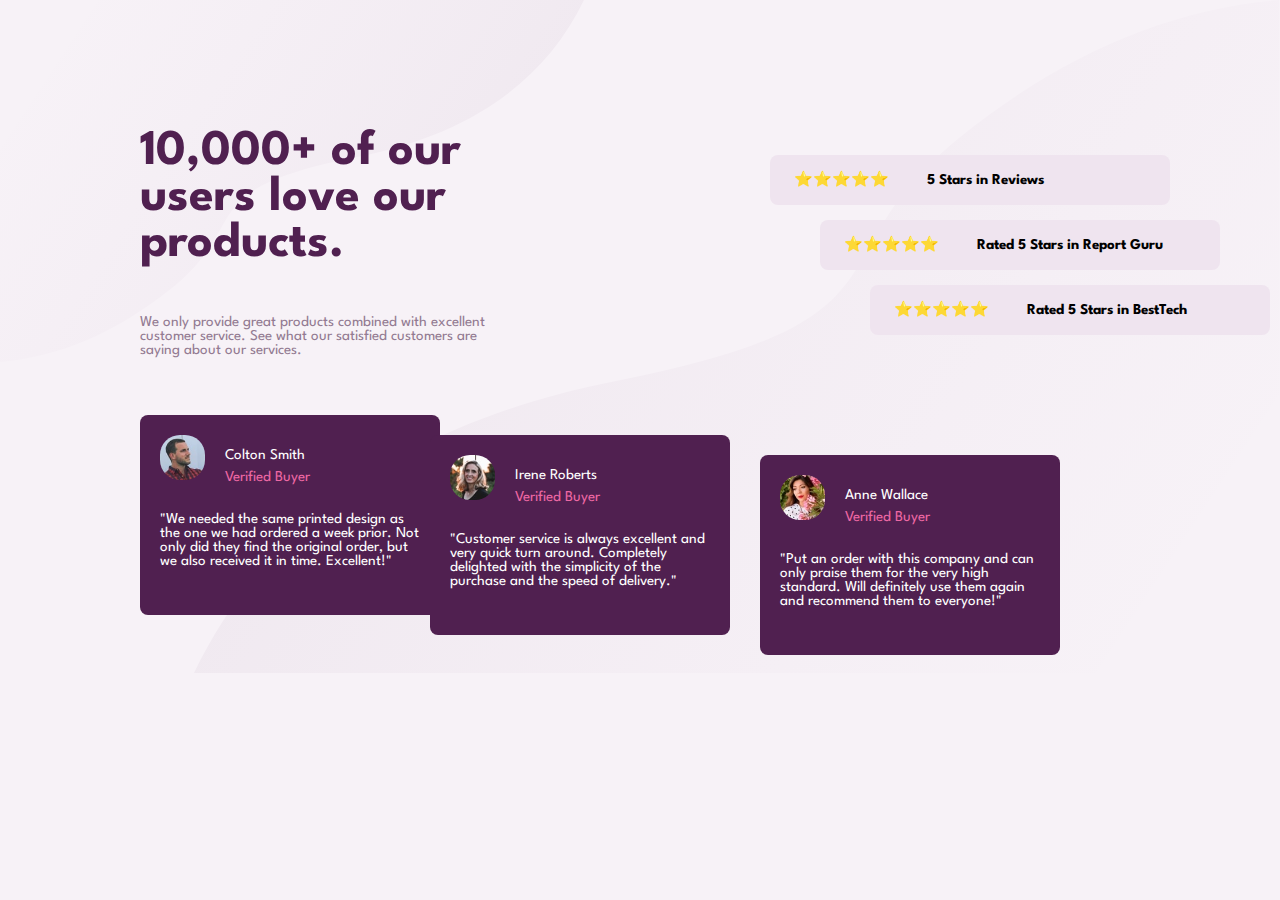
<file: My-Project/social-proof-section-master/index.html>
<!DOCTYPE html>
<html lang="en">
  <head>
    <meta charset="UTF-8" />
    <meta name="viewport" content="width=device-width, initial-scale=1.0" />
    <!-- displays site properly based on user's device -->

    <link
      rel="icon"
      type="image/png"
      sizes="32x32"
      href="./images/favicon-32x32.png"
    />

    <title>Frontend Mentor | Social proof section</title>

    <!-- Feel free to remove these styles or customise in your own stylesheet 👍 -->
    <link rel="stylesheet" href="social.css">
    <link rel="preconnect" href="https://fonts.googleapis.com">
<link rel="preconnect" href="https://fonts.gstatic.com" crossorigin>
<link href="https://fonts.googleapis.com/css2?family=League+Spartan:wght@400;500;700&display=swap" rel="stylesheet">
  </head>
  <body>

    <!--Imeges-->

    <div class="main-contaner">

      <svg width="584" height="362" xmlns="http://www.w3.org/2000/svg"><defs><linearGradient x1="100%" y1="69.212%" x2="9.399%" y2="32.183%" id="a"><stop stop-color="#8A4389" stop-opacity="0" offset="0%"/><stop stop-color="#512051" offset="100%"/><stop stop-color="#512051" offset="100%"/><stop stop-color="#512051" offset="100%"/></linearGradient></defs><path d="M0 362c40.022-82.8 115.736-135.154 227.141-157.064 167.108-32.864 103.85-66.012 185.949-131.796C467.823 29.284 524.793 4.904 584 0v362H0z" transform="rotate(180 292 181)" fill="url(#a)" fill-rule="evenodd" opacity=".05"/></svg>
      <svg class= "svg" width="1085" height="673" xmlns="http://www.w3.org/2000/svg"><defs><linearGradient x1="100%" y1="69.237%" x2="9.399%" y2="32.159%" id="a"><stop stop-color="#8A4389" stop-opacity="0" offset="0%"/><stop stop-color="#512051" offset="100%"/><stop stop-color="#512051" offset="100%"/><stop stop-color="#512051" offset="100%"/></linearGradient></defs><path d="M355 800c74.356-153.934 215.022-251.268 422-292 310.466-61.099 192.94-122.724 345.47-245.025C1224.157 181.442 1330 136.116 1440 127v673H355z" transform="translate(-355 -127)" fill="url(#a)" fill-rule="evenodd" opacity=".05"/></svg>        <h1>10,000+ of our users love our products.</h1>

      <p class="dis"  >We only provide great products combined with excellent customer service.
        See what our satisfied customers are saying about our services.</p>
     
    <div class="rate-container">    
    <div class="rate-pos1"><p class="vertical">⭐⭐⭐⭐⭐ &emsp;&emsp; 5 Stars in Reviews</p></div>
    <div class="rate-pos2"><p class="vertical">⭐⭐⭐⭐⭐ &emsp;&emsp; Rated 5 Stars in Report Guru</p></div>
    <div class="rate-pos3"><p class="vertical">⭐⭐⭐⭐⭐ &emsp;&emsp; Rated 5 Stars in BestTech</p></div>
    </div>

    
    <div class="comments1"> <div class="pos"><img class="profile" src="./images/image-colton.jpg" alt="colton"><p class="name">Colton Smith 
      <br><span class="pink">Verified Buyer</span></p></div>
      <p class="comm"> 
      "We needed the same printed design as the one we had ordered a week prior.
      Not only did they find the original order, but we also received it in time.
      Excellent!"</p>
    </div> 
      <div class="comments2"><div class="pos"><img class="profile" src="./images/image-irene.jpg" alt="irene"><p class="name">Irene Roberts
        <br><span class="pink">Verified Buyer</span></p></div>
        <p class="comm">   
        "Customer service is always excellent and very quick turn around. Completely
        delighted with the simplicity of the purchase and the speed of delivery."</p></div>
    
    <div class="comments3"><div><img class="profile" src="./images/image-anne.jpg" alt="anne"><p class="name">Anne Wallace 
      <br><span class="pink">Verified Buyer</span></p></div>
      <p class="comm">
      "Put an order with this company and can only praise them for the very high
      standard. Will definitely use them again and recommend them to everyone!"</p></div>
  
  </div>
   
  </body>
</html>
</file>
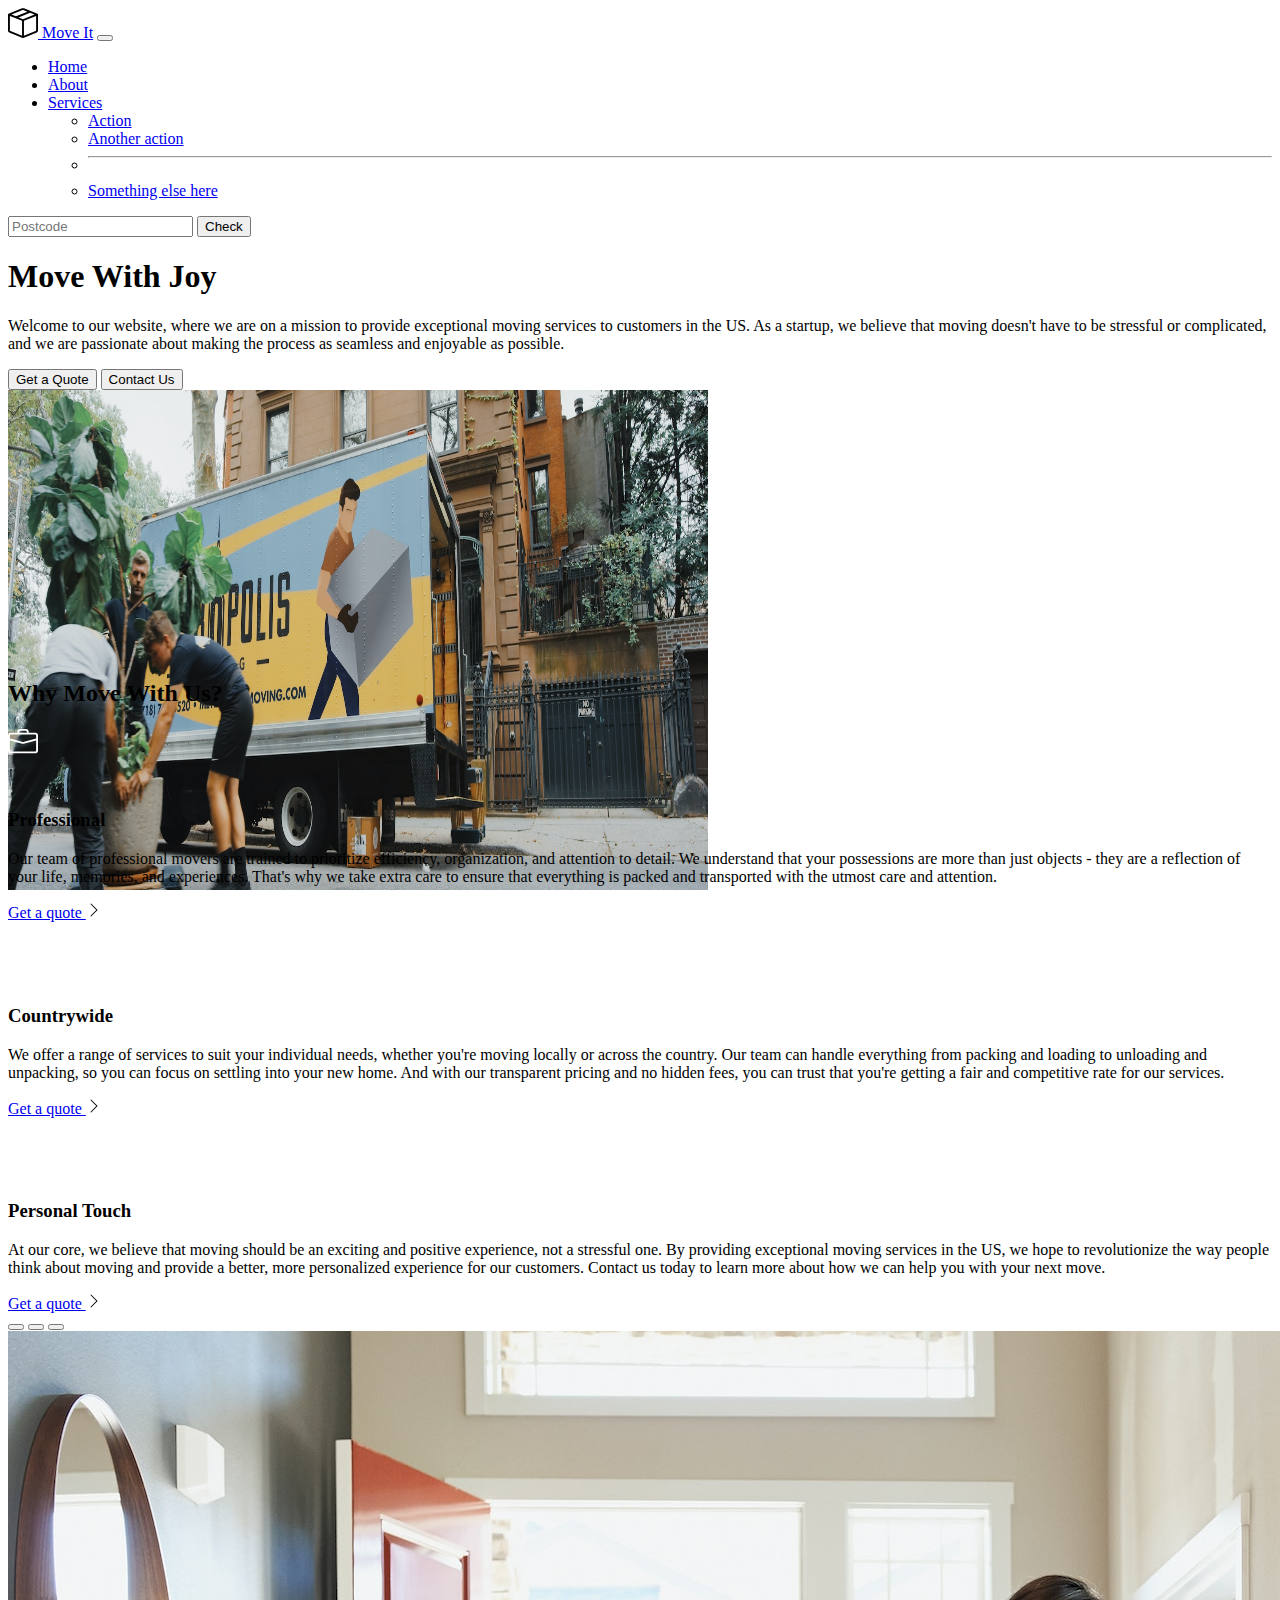
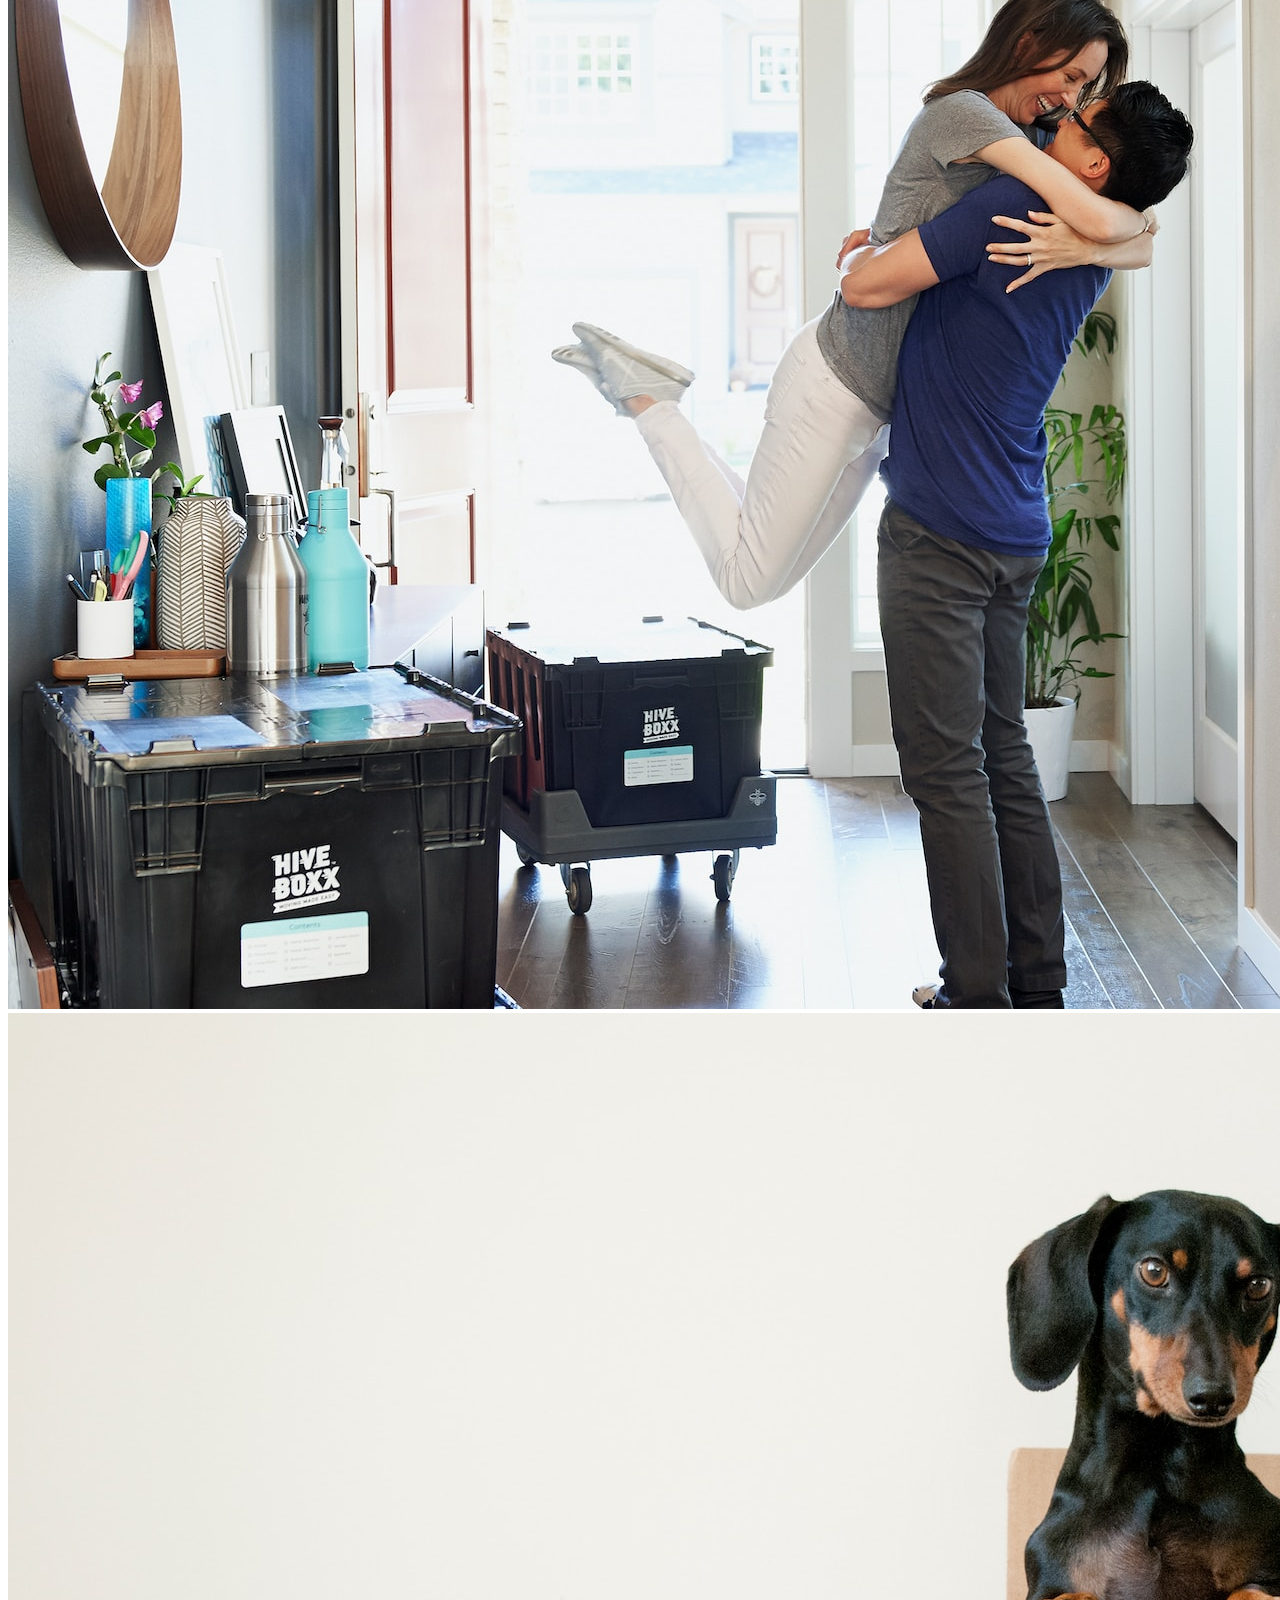
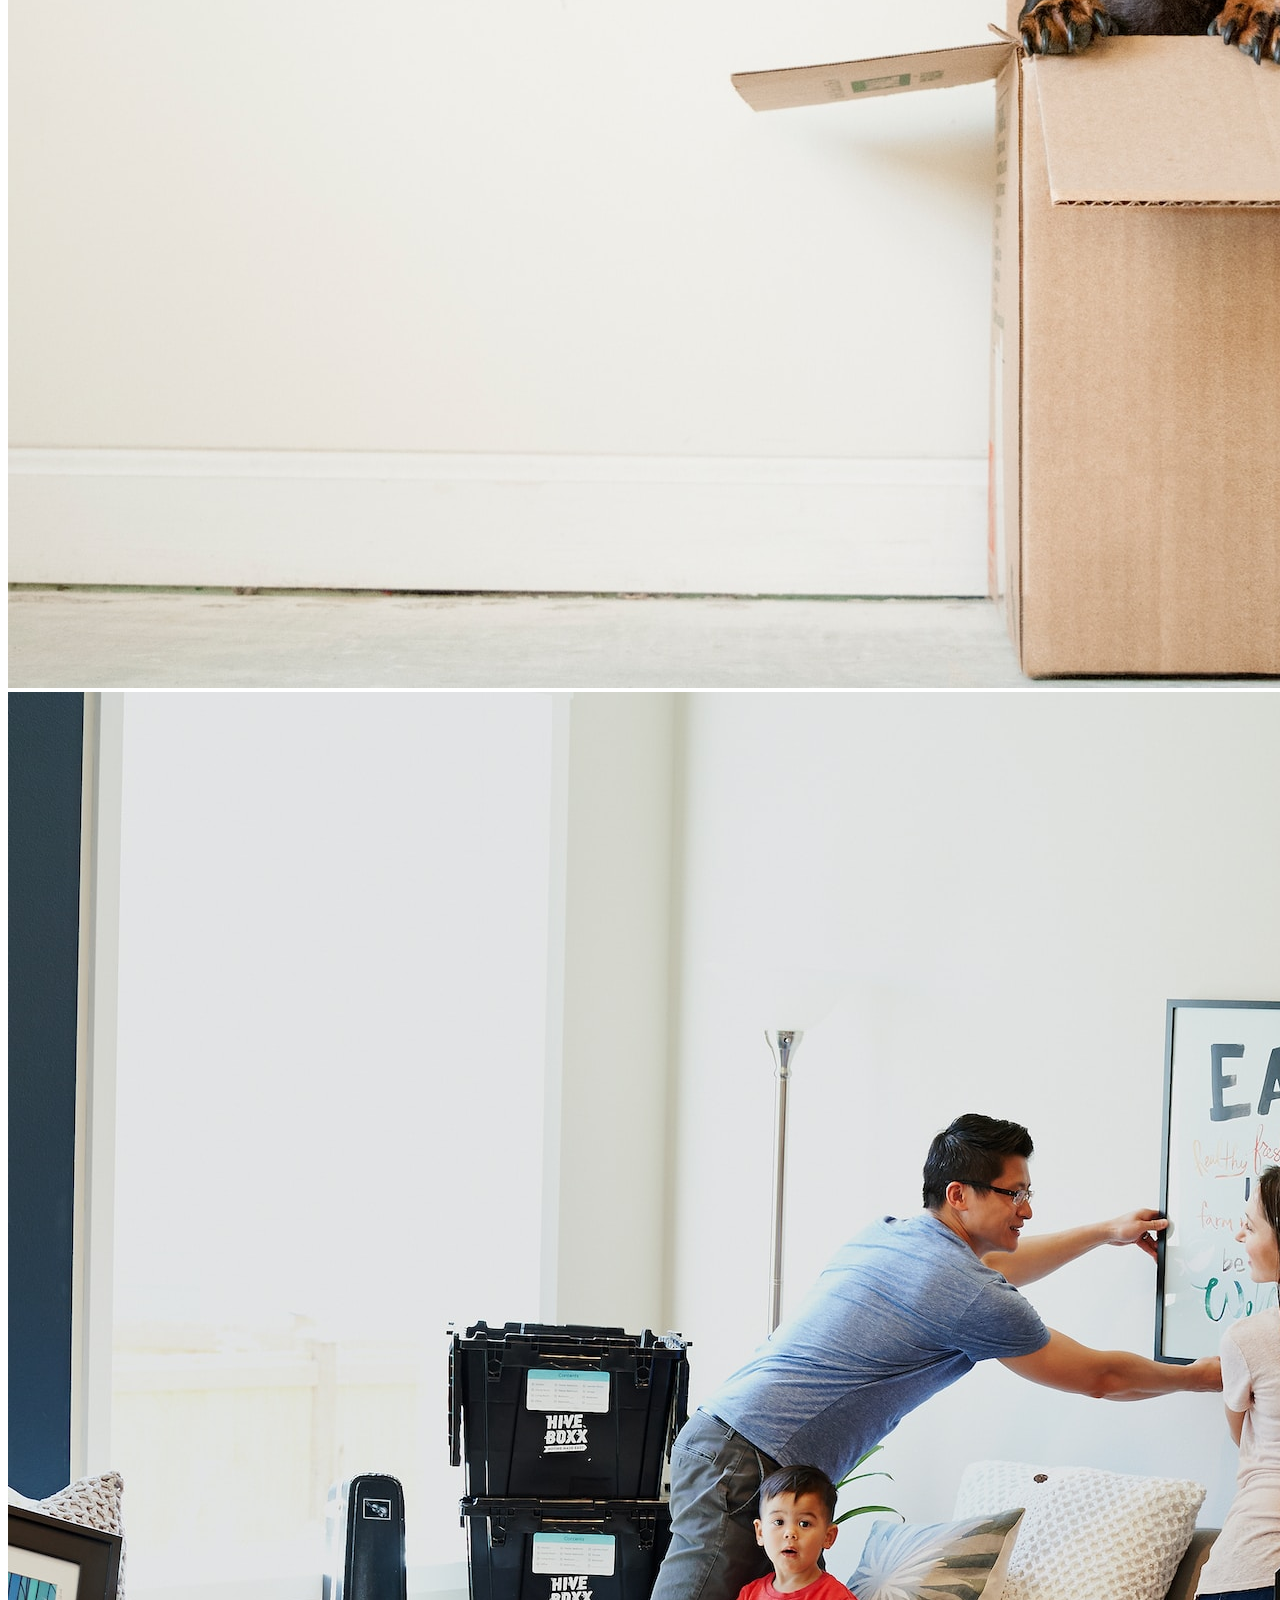
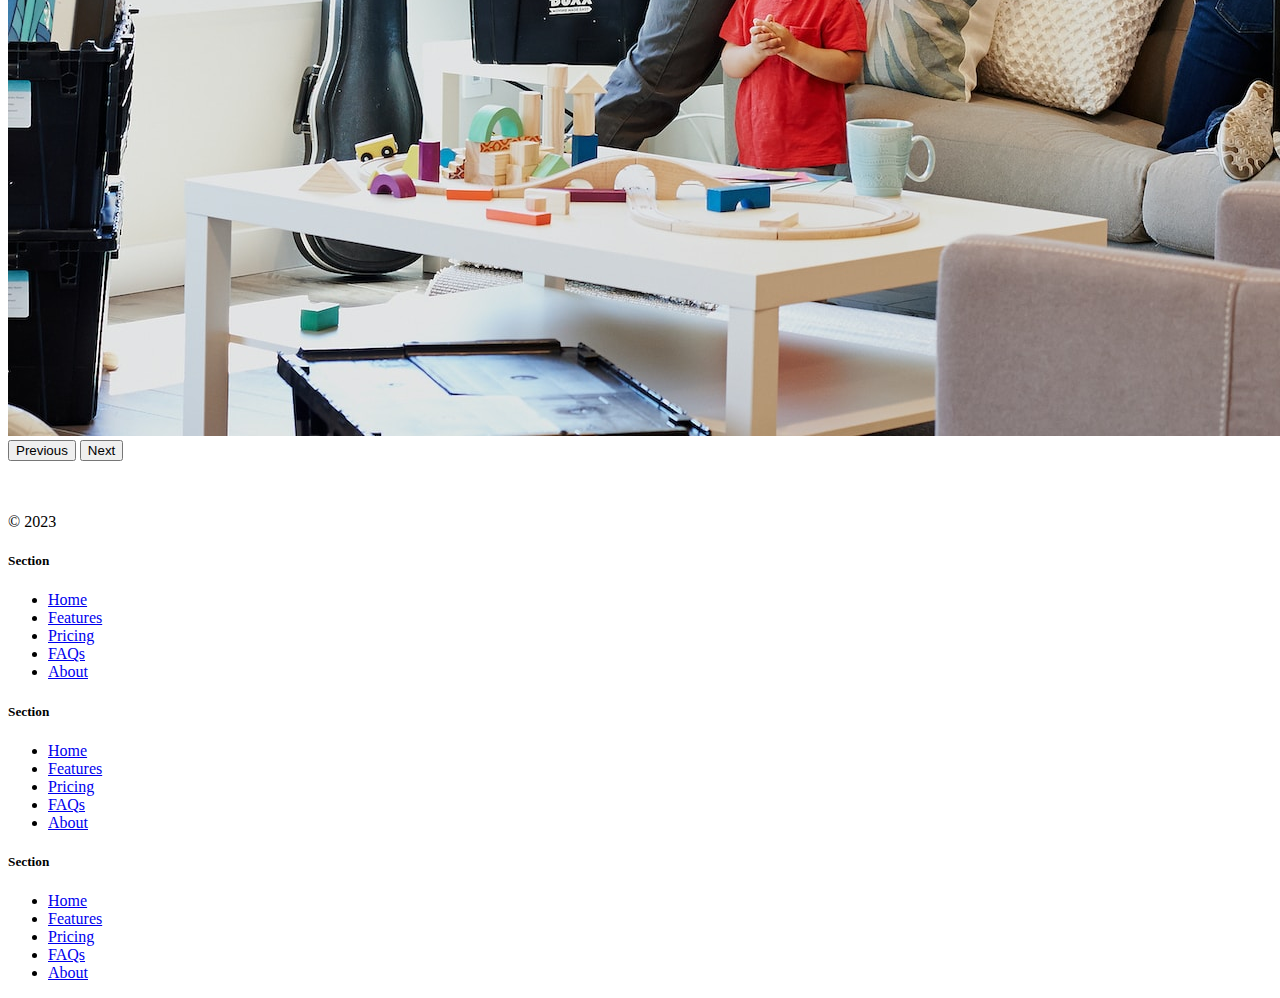
<file: My-Project/11.2 Bootstrap Components/solution.html>
<!DOCTYPE html>
<html lang="en">

<head>
  <meta charset="UTF-8">
  <meta name="viewport" content="width=device-width, initial-scale=1.0">
  <title>Bootstrap Components</title>
  <link href="https://cdn.jsdelivr.net/npm/bootstrap@5.3.0-alpha2/dist/css/bootstrap.min.css" rel="stylesheet"
    integrity="sha384-aFq/bzH65dt+w6FI2ooMVUpc+21e0SRygnTpmBvdBgSdnuTN7QbdgL+OapgHtvPp" crossorigin="anonymous">
  <style>
    .feature-icon {
      width: 4rem;
      height: 4rem;
      border-radius: 0.75rem;
    }
  </style>
</head>

<body>

  <nav class="navbar navbar-expand-lg bg-body-tertiary">
    <div class="container-fluid">
      <a class="navbar-brand" href="#"><img src="./box-seam.svg" alt="moveit brand icon" height="30"> Move It</a>
      <button class="navbar-toggler" type="button" data-bs-toggle="collapse" data-bs-target="#navbarSupportedContent"
        aria-controls="navbarSupportedContent" aria-expanded="false" aria-label="Toggle navigation">
        <span class="navbar-toggler-icon"></span>
      </button>
      <div class="collapse navbar-collapse" id="navbarSupportedContent">
        <ul class="navbar-nav me-auto mb-2 mb-lg-0">
          <li class="nav-item">
            <a class="nav-link active" aria-current="page" href="#">Home</a>
          </li>
          <li class="nav-item">
            <a class="nav-link" href="#">About</a>
          </li>
          <li class="nav-item dropdown">
            <a class="nav-link dropdown-toggle" href="#" role="button" data-bs-toggle="dropdown" aria-expanded="false">
              Services
            </a>
            <ul class="dropdown-menu">
              <li><a class="dropdown-item" href="#">Action</a></li>
              <li><a class="dropdown-item" href="#">Another action</a></li>
              <li>
                <hr class="dropdown-divider">
              </li>
              <li><a class="dropdown-item" href="#">Something else here</a></li>
            </ul>
          </li>
        </ul>
        <form class="d-flex" role="search">
          <input class="form-control me-2" type="search" placeholder="Postcode" aria-label="Search">
          <button class="btn btn-outline-success" type="submit">Check</button>
        </form>
      </div>
    </div>
  </nav>


  <div class="px-4 pt-5 my-5 text-center border-bottom">
    <h1 class="display-4 fw-bold text-body-emphasis">Move With Joy</h1>
    <div class="col-lg-6 mx-auto">
      <p class="lead mb-4">Welcome to our website, where we are on a mission to provide exceptional moving services to
        customers in the US. As a
        startup, we believe that moving doesn't have to be stressful or complicated, and we are passionate about making
        the
        process as seamless and enjoyable as possible.
      </p>
      <div class="d-grid gap-2 d-sm-flex justify-content-sm-center mb-5">
        <button type="button" class="btn btn-primary btn-lg px-4 me-sm-3">Get a Quote</button>
        <button type="button" class="btn btn-outline-secondary btn-lg px-4">Contact Us</button>
      </div>
    </div>
    <div class="overflow-hidden" style="max-height: 30vh;">
      <div class="container px-5">
        <img src="./moving-van.jpg" class="img-fluid border rounded-3 shadow-lg mb-4" alt="Example image" width="700"
          height="500" loading="lazy">
      </div>
    </div>
  </div>

  <div class="container px-4 py-5" id="featured-3">
    <h2 class="pb-2 border-bottom">Why Move With Us?</h2>
    <div class="row g-4 py-5 row-cols-1 row-cols-lg-3">
      <div class="feature col">
        <div
          class="feature-icon d-inline-flex align-items-center justify-content-center text-bg-primary bg-gradient fs-2 mb-3">
          <img src="./briefcase.svg" alt="briefcase" height="30">
        </div>
        <h3 class="fs-2">Professional</h3>
        <p>Our team of professional movers are trained to prioritize efficiency, organization, and attention to detail.
          We
          understand that your possessions are more than just objects - they are a reflection of your life, memories,
          and
          experiences. That's why we take extra care to ensure that everything is packed and transported with the utmost
          care and
          attention.</p>
        <a href="#" class="icon-link">
          Get a quote
          <img src="./chevron-right.svg" alt="chevron-right">
        </a>
      </div>
      <div class="feature col">
        <div
          class="feature-icon d-inline-flex align-items-center justify-content-center text-bg-primary bg-gradient fs-2 mb-3">
          <img src="./bus-front.svg" alt="bus-front" height="30">
        </div>
        <h3 class="fs-2">Countrywide</h3>
        <p>We offer a range of services to suit your individual needs, whether you're moving locally or across the
          country. Our
          team can handle everything from packing and loading to unloading and unpacking, so you can focus on settling
          into your
          new home. And with our transparent pricing and no hidden fees, you can trust that you're getting a fair and
          competitive
          rate for our services.</p>
        <a href="#" class="icon-link">
          Get a quote
          <img src="./chevron-right.svg" alt="chevron-right">
        </a>
      </div>
      <div class="feature col">
        <div
          class="feature-icon d-inline-flex align-items-center justify-content-center text-bg-primary bg-gradient fs-2 mb-3">
          <img src="./chat-square-heart.svg" alt="chat-square-heart" height="30">
        </div>
        <h3 class="fs-2">Personal Touch</h3>
        <p>At our core, we believe that moving should be an exciting and positive experience, not a stressful one. By
          providing
          exceptional moving services in the US, we hope to revolutionize the way people think about moving and provide
          a better,
          more personalized experience for our customers. Contact us today to learn more about how we can help you with
          your next
          move.</p>
        <a href="#" class="icon-link">
          Get a quote
          <img src="./chevron-right.svg" alt="chevron-right">
        </a>
      </div>
    </div>
  </div>
  <div class="container">
    <div id="carouselExampleIndicators" class="carousel slide">
      <div class="carousel-indicators">
        <button type="button" data-bs-target="#carouselExampleIndicators" data-bs-slide-to="0" class="active"
          aria-current="true" aria-label="Slide 1"></button>
        <button type="button" data-bs-target="#carouselExampleIndicators" data-bs-slide-to="1"
          aria-label="Slide 2"></button>
        <button type="button" data-bs-target="#carouselExampleIndicators" data-bs-slide-to="2"
          aria-label="Slide 3"></button>
      </div>
      <div class="carousel-inner">
        <div class="carousel-item active">
          <img src="./couple.jpg" class="d-block w-100" alt="couple">
        </div>
        <div class="carousel-item">
          <img src="./dog.jpg" class="d-block w-100" alt="dog">
        </div>
        <div class="carousel-item">
          <img src="./family.jpg" class="d-block w-100" alt="family">
        </div>
      </div>
      <button class="carousel-control-prev" type="button" data-bs-target="#carouselExampleIndicators"
        data-bs-slide="prev">
        <span class="carousel-control-prev-icon" aria-hidden="true"></span>
        <span class="visually-hidden">Previous</span>
      </button>
      <button class="carousel-control-next" type="button" data-bs-target="#carouselExampleIndicators"
        data-bs-slide="next">
        <span class="carousel-control-next-icon" aria-hidden="true"></span>
        <span class="visually-hidden">Next</span>
      </button>
    </div>
  </div>

  <div class="container">
    <footer class="row row-cols-1 row-cols-sm-2 row-cols-md-5 py-5 my-5 border-top">
      <div class="col mb-3">
        <a href="/" class="d-flex align-items-center mb-3 link-body-emphasis text-decoration-none">
          <svg class="bi me-2" width="40" height="32">
            <use xlink:href="#bootstrap"></use>
          </svg>
        </a>
        <p class="text-body-secondary">© 2023</p>
      </div>

      <div class="col mb-3">

      </div>

      <div class="col mb-3">
        <h5>Section</h5>
        <ul class="nav flex-column">
          <li class="nav-item mb-2"><a href="#" class="nav-link p-0 text-body-secondary">Home</a></li>
          <li class="nav-item mb-2"><a href="#" class="nav-link p-0 text-body-secondary">Features</a></li>
          <li class="nav-item mb-2"><a href="#" class="nav-link p-0 text-body-secondary">Pricing</a></li>
          <li class="nav-item mb-2"><a href="#" class="nav-link p-0 text-body-secondary">FAQs</a></li>
          <li class="nav-item mb-2"><a href="#" class="nav-link p-0 text-body-secondary">About</a></li>
        </ul>
      </div>

      <div class="col mb-3">
        <h5>Section</h5>
        <ul class="nav flex-column">
          <li class="nav-item mb-2"><a href="#" class="nav-link p-0 text-body-secondary">Home</a></li>
          <li class="nav-item mb-2"><a href="#" class="nav-link p-0 text-body-secondary">Features</a></li>
          <li class="nav-item mb-2"><a href="#" class="nav-link p-0 text-body-secondary">Pricing</a></li>
          <li class="nav-item mb-2"><a href="#" class="nav-link p-0 text-body-secondary">FAQs</a></li>
          <li class="nav-item mb-2"><a href="#" class="nav-link p-0 text-body-secondary">About</a></li>
        </ul>
      </div>

      <div class="col mb-3">
        <h5>Section</h5>
        <ul class="nav flex-column">
          <li class="nav-item mb-2"><a href="#" class="nav-link p-0 text-body-secondary">Home</a></li>
          <li class="nav-item mb-2"><a href="#" class="nav-link p-0 text-body-secondary">Features</a></li>
          <li class="nav-item mb-2"><a href="#" class="nav-link p-0 text-body-secondary">Pricing</a></li>
          <li class="nav-item mb-2"><a href="#" class="nav-link p-0 text-body-secondary">FAQs</a></li>
          <li class="nav-item mb-2"><a href="#" class="nav-link p-0 text-body-secondary">About</a></li>
        </ul>
      </div>
    </footer>
  </div>
  <script src="https://cdn.jsdelivr.net/npm/bootstrap@5.3.0-alpha3/dist/js/bootstrap.bundle.min.js"
    integrity="sha384-ENjdO4Dr2bkBIFxQpeoTz1HIcje39Wm4jDKdf19U8gI4ddQ3GYNS7NTKfAdVQSZe"
    crossorigin="anonymous"></script>
</body>

</html>
</file>
<file: css/style.css>
body {
    margin: 0;
    text-align: center;
    font-family: 'Merriweather', serif;
}

.container {
    width: 100%;
}

.top_container {
    background-color: #EAF6F6;
    position: relative;
    padding-top: 100px;
}

.middle-container {
    margin-top: 100px;
    
}


.project {
    display: flex;
    justify-content: center;
    justify-content: space-around;
    margin-top: 50px;
    margin-bottom: 100px;
}
.pimg {
    border-color: #11999E;
    border-width: 6px;
    border-style: solid;
    width: 350px;
    margin-bottom: 20px;

}

.bottom-container {
    background-color: #66BFBF;
    height: 150px;
    padding-top: 35px;
    margin-top: 100px;


}

h1 {
    color: #66BFBF;
    font-size: 5.625rem;
    margin: 50px auto 0 auto;
    font-family: 'Sacramento', cursive;

}

h2 {
    color: #66BFBF;
    font-family: 'Montserrat', sans-serif;
    font-size: 2.5rem;
    font-weight: normal;

}


h3 {
    color: #11999E;
    font-family: 'Montserrat', sans-serif;
    
    
}

hr {
    border-style: none;
    color: #EAF6F6;
    border-top-style: dotted;
    width: 4%;
    border-width: 6px;
    margin-top: 100px;
    margin-bottom: 100px;
    

}

.intro {
    width: 30%;
    margin: auto;
}

.skill-row {
    margin: 100px auto 100px auto;
    width: 50%;
    text-align: left;
    

}


.top-cloud {
    position: absolute;
    right: 300px;
    top: 50px;
}

.bottom-cloud {
    position: absolute;
    left: 300px;
    bottom: 300px;

}

.hacker{
    width: 200px;
}

.coding {
    width: 25%;
    float: left;
    margin-right: 30px;
}

.gym {
    width: 25%;
    float: right;
    margin-left: 30px;
}

.footer-link {
    color: #11999E;
    margin: auto 35px auto 35px;
    text-decoration: none;
    font-family: 'Montserrat', sans-serif;

}

.footer-link:hover {
    color: #EAF6F6
}

.bottom-des {
    margin-top: 50px;
    margin-bottom: 50px;
    width: 30%;
    margin-right: auto;
    margin-left: auto;

}

.copywrite {
    color: #EAF6F6;
    padding: 40px 0;
    font-size: 0.75rem;

}

.btn {
    background: #11cdd4;
    background-image: -webkit-linear-gradient(top, #11cdd4, #11999e);
    background-image: -moz-linear-gradient(top, #11cdd4, #11999e);
    background-image: -ms-linear-gradient(top, #11cdd4, #11999e);
    background-image: -o-linear-gradient(top, #11cdd4, #11999e);
    background-image: linear-gradient(to bottom, #11cdd4, #11999e);
    -webkit-border-radius: 8;
    -moz-border-radius: 8;
    border-radius: 8px;
    font-family: 'Montserrat', sans-serif;
    color: #ffffff;
    font-size: 20px;
    padding: 10px 20px 10px 20px;
    text-decoration: none;
  }
  
  .btn:hover {
    background: #30e3cb;
    background-image: -webkit-linear-gradient(top, #30e3cb, #2bc4ad);
    background-image: -moz-linear-gradient(top, #30e3cb, #2bc4ad);
    background-image: -ms-linear-gradient(top, #30e3cb, #2bc4ad);
    background-image: -o-linear-gradient(top, #30e3cb, #2bc4ad);
    background-image: linear-gradient(to bottom, #30e3cb, #2bc4ad);
    text-decoration: none;
  }

  p {
      color: #40514E;
      line-height: 2;
  }
</file>
<file: My-Project/11.3 TinDog Project/tindog-css/tindog.css>
.gradient-background {
  background: linear-gradient(300deg, #00bfff, #ff4c68, #ef8172);
  background-size: 180% 180%;
  animation: gradient-animation 18s ease infinite;
}

body {
  margin: 0;
}

.dog {
  border-radius: 50%;
}
.company {
  display: flex;
  justify-content: center;
  justify-content: space-around;

}


@keyframes gradient-animation {
  0% {
    background-position: 0% 50%;
  }
  50% {
    background-position: 100% 50%;
  }
  100% {
    background-position: 0% 50%;
  }
}

.icon-square {
  width: 3rem;
  height: 3rem;
  border-radius: 0.75rem;
}

.profile-img {
  height: 100px;
  border-radius: 50%;
}
</file>
<file: My-Project/social-proof-section-master/social.css>
body {
    font-size: 15px ;
    font-family: 'League Spartan', sans-serif;
    background-color: hsl(300, 24%, 96%);
    margin: 0;
   
    
}

.main-contaner {
   position: relative;
   margin: auto;
}

 h1 {
    color: hsl(300, 43%, 22%);
    font-size: 50px;
    width: 27.5%;
    position: absolute;
    top: 95px;
    left: 140px;
 }

 .dis {
    position: absolute;
    left: 140px;
    top: 300px;
    width: 380px;
    color:hsl(303, 10%, 53%);

 }

 

.rate-container {
   position: absolute;
   top: 140px;
   right: 0px;

}

.rate-pos1 {
   background-color: #efe4ef;
   height: 50px;
   margin: 10px;
   width: 400px;
   border-radius: 8px;
   font-weight: 700;
   position: relative;
    right: 100px;
   
}
.rate-pos2 {
   background-color: #efe4ef;
   height: 50px;
   margin: 10px;
   width: 400px;
   border-radius: 8px;
   font-weight: 700;
   position: relative;
    right: 50px;
   
}
.rate-pos3 {
   background-color: #efe4ef;
   height: 50px;
   margin: 10px;
   width: 400px;
   border-radius: 8px;
   font-weight: 700;
}


.vertical {
   line-height: 50px;
   text-indent: 1.5rem;
}

.comments1 {
   position: absolute;
   left: 140px;
   bottom: -250px;
   background-color: hsl(300, 43%, 22%);
   width: 300px;
   height: 200px;
   border-radius: 8px;
   color: hsl(0, 0%, 100%);
   font-weight: 400;
}
.comments2 {
   position: absolute;
   right: 550px;
   bottom: -270px;

   
   background-color: hsl(300, 43%, 22%);
   width: 300px;
   height: 200px;
   border-radius: 8px;
   color: hsl(0, 0%, 100%);
   font-weight: 400;
}
.comments3 {
   position: absolute;
   right: 220px;
   bottom: -290px;

   background-color: hsl(300, 43%, 22%);
   width: 300px;
   height: 200px;
   border-radius: 8px;
   color: hsl(0, 0%, 100%);
   font-weight: 400;
}

.profile {
   position: relative;
   left: 20px;
   top: 20px;
   width: 15%;
   border-radius: 20px;
   
   
}

.pink {
   color:hsl(333, 80%, 67%);
   line-height: 2;
   
}

.name {
   position: relative;
   bottom: 30px;
   margin-left: 85px;
   
}

.comm {
   width: 260px;
   margin: auto;
   margin-top: -25px;
   
}

.svg {
   position: absolute;
   margin: auto;
   right: 1px;
}
</file>
